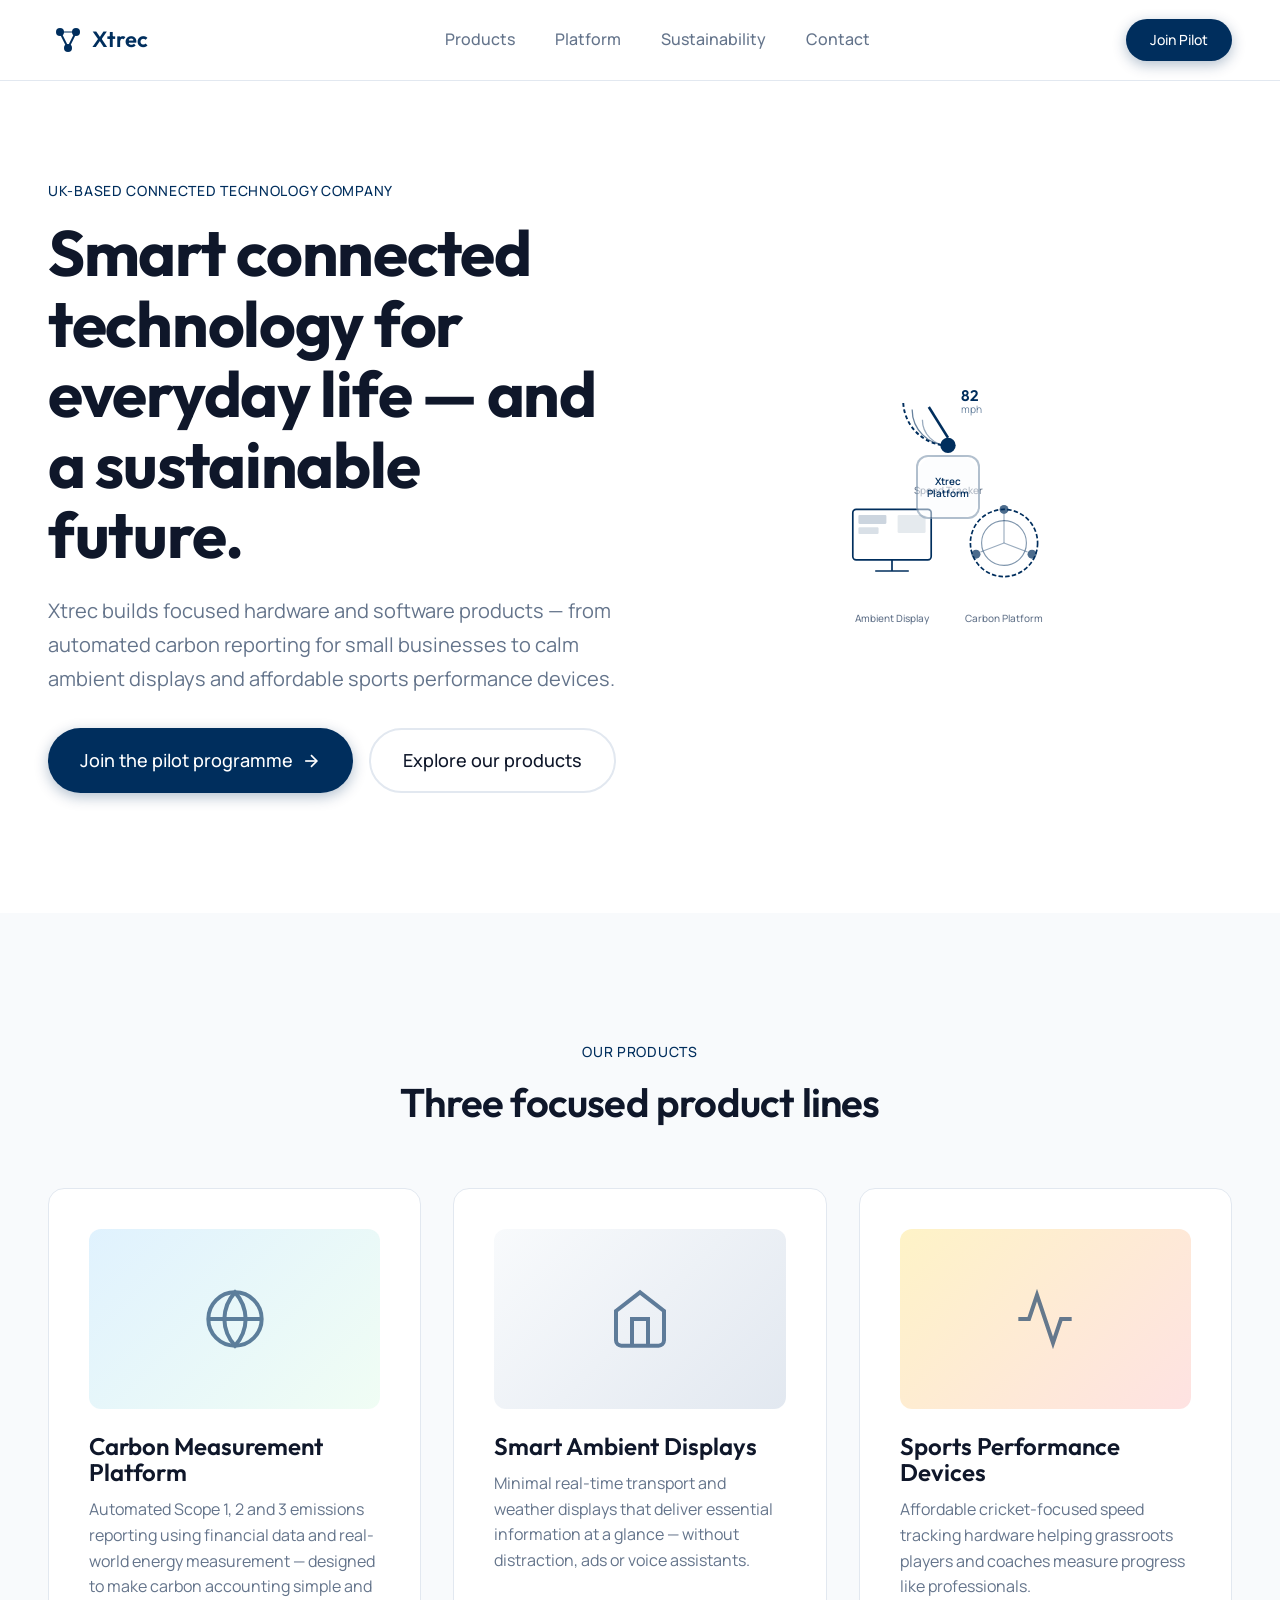
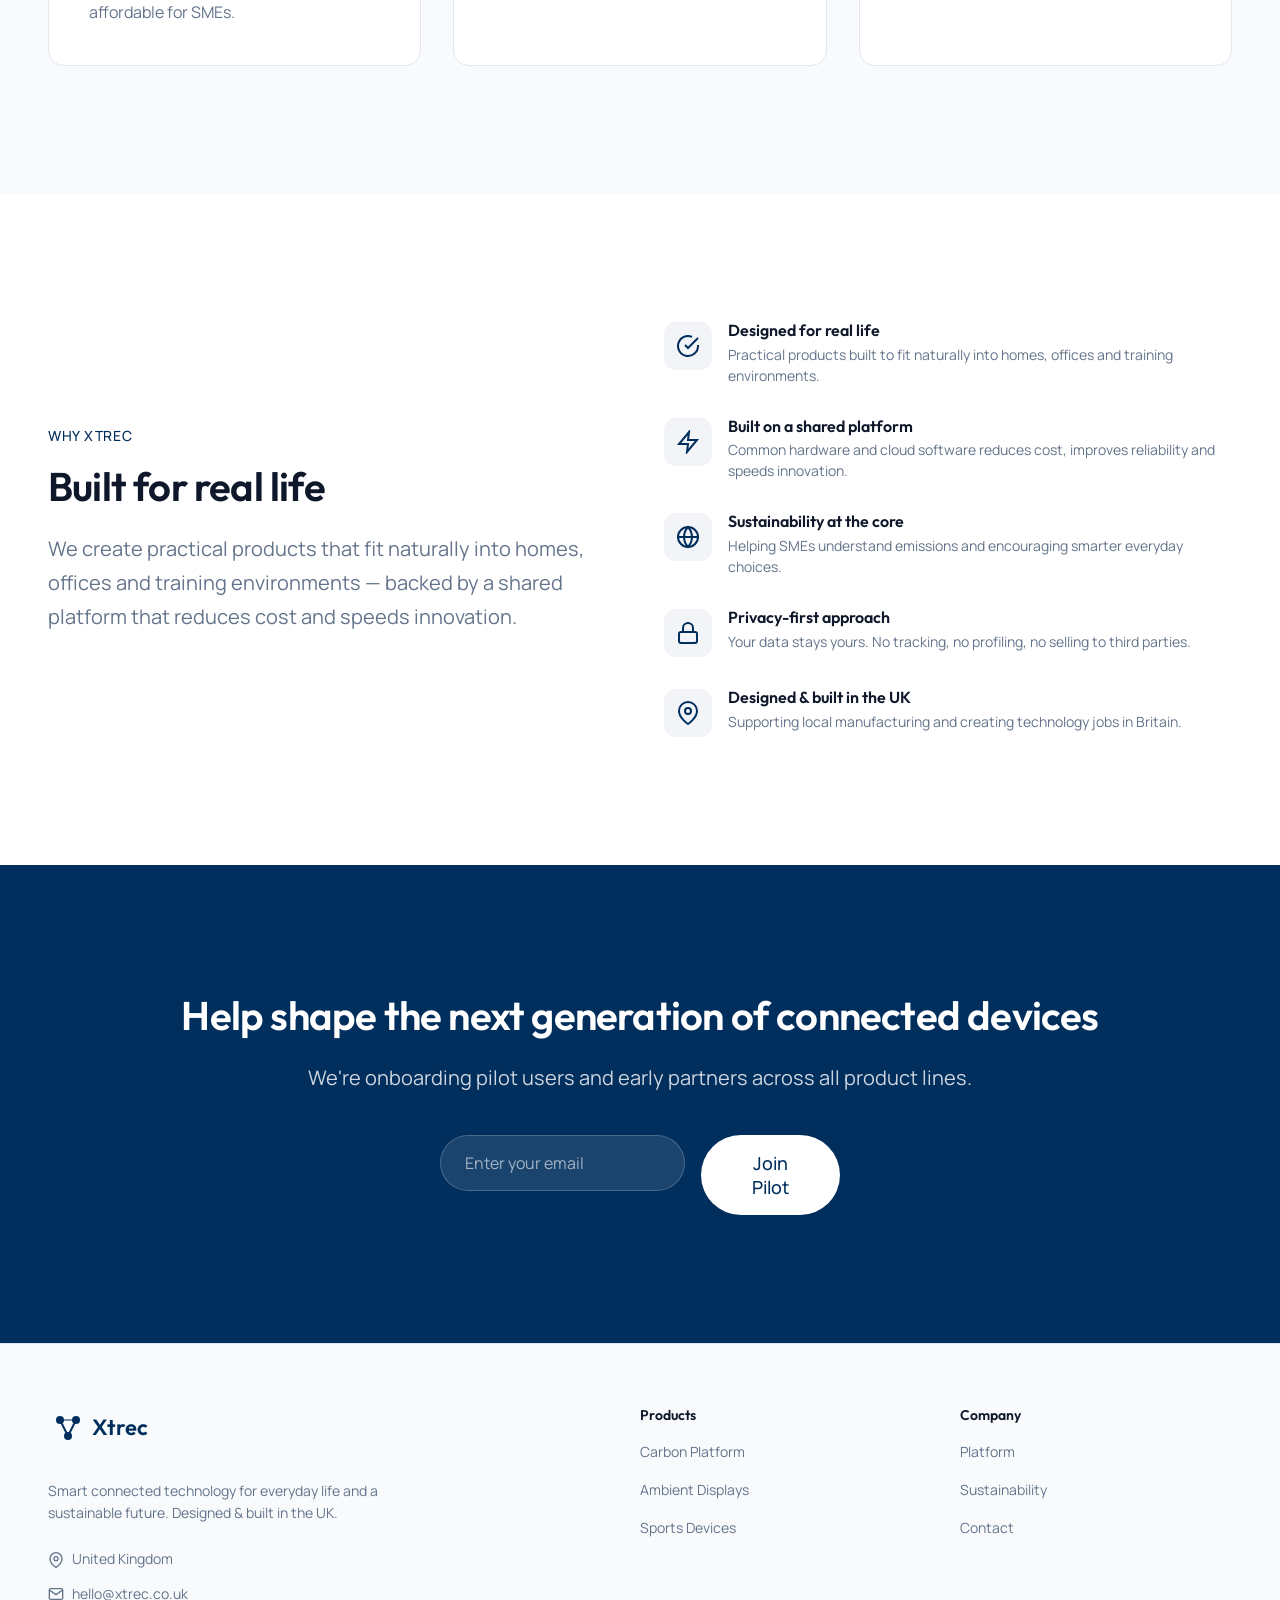
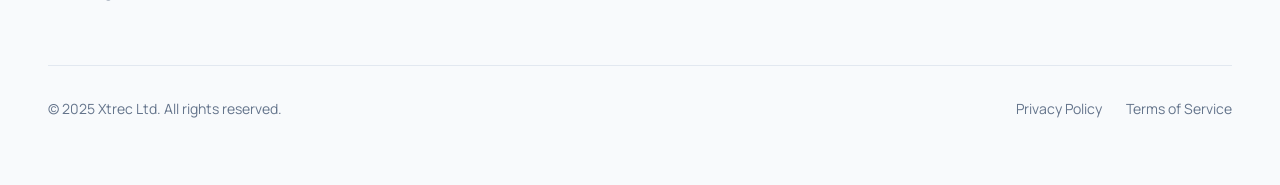
<file: xtrec-site/index.html>
<!DOCTYPE html>
<html lang="en">
<head>
    <meta charset="UTF-8">
    <meta name="viewport" content="width=device-width, initial-scale=1.0">
    <title>Xtrec - Smart Connected Technology</title>
    <meta name="description" content="Xtrec builds smart connected hardware and software products for everyday productivity, sports performance, and sustainability. UK-based technology company.">
    <link rel="stylesheet" href="style.css">
    <link rel="icon" type="image/svg+xml" href="data:image/svg+xml,%3Csvg viewBox='0 0 40 40' xmlns='http://www.w3.org/2000/svg'%3E%3Ccircle cx='12' cy='12' r='4' fill='%23002E5D'/%3E%3Ccircle cx='28' cy='12' r='4' fill='%23002E5D'/%3E%3Ccircle cx='20' cy='28' r='4' fill='%23002E5D'/%3E%3Cline x1='12' y1='12' x2='20' y2='28' stroke='%23002E5D' stroke-width='2'/%3E%3Cline x1='28' y1='12' x2='20' y2='28' stroke='%23002E5D' stroke-width='2'/%3E%3C/svg%3E">
</head>
<body>
    <!-- Navigation -->
    <nav class="navbar">
        <div class="container">
            <a href="index.html" class="logo">
                <svg viewBox="0 0 140 40" width="140" height="40">
                    <circle cx="12" cy="12" r="4" fill="#002E5D"/>
                    <circle cx="28" cy="12" r="4" fill="#002E5D"/>
                    <circle cx="20" cy="28" r="4" fill="#002E5D"/>
                    <line x1="12" y1="12" x2="20" y2="28" stroke="#002E5D" stroke-width="2"/>
                    <line x1="28" y1="12" x2="20" y2="28" stroke="#002E5D" stroke-width="2"/>
                    <line x1="12" y1="12" x2="28" y2="12" stroke="#002E5D" stroke-width="2" opacity="0.5"/>
                    <text x="44" y="27" font-family="Outfit, sans-serif" font-size="22" font-weight="600" fill="#002E5D">Xtrec</text>
                </svg>
            </a>
            <ul class="nav-links">
                <li><a href="products.html">Products</a></li>
                <li><a href="platform.html">Platform</a></li>
                <li><a href="sustainability.html">Sustainability</a></li>
                <li><a href="contact.html">Contact</a></li>
            </ul>
            <a href="contact.html" class="btn btn-primary btn-sm nav-cta">Join Pilot</a>
            <button class="mobile-menu-btn" onclick="toggleMobileMenu()">
                <svg width="24" height="24" viewBox="0 0 24 24" fill="none" stroke="currentColor" stroke-width="2">
                    <line x1="3" y1="6" x2="21" y2="6"></line>
                    <line x1="3" y1="12" x2="21" y2="12"></line>
                    <line x1="3" y1="18" x2="21" y2="18"></line>
                </svg>
            </button>
        </div>
    </nav>

    <!-- Mobile Menu -->
    <div class="mobile-menu" id="mobileMenu">
        <a href="products.html">Products</a>
        <a href="platform.html">Platform</a>
        <a href="sustainability.html">Sustainability</a>
        <a href="contact.html">Contact</a>
        <a href="contact.html" class="btn btn-primary" style="margin-top: 16px; width: 100%;">Join Pilot Programme</a>
    </div>

    <!-- Hero Section -->
    <section class="hero">
        <div class="container">
            <div class="grid grid-2 items-center gap-12">
                <div class="hero-content">
                    <p class="label">UK-based Connected Technology Company</p>
                    <h1 class="heading-xl">Smart connected technology for everyday life — and a sustainable future.</h1>
                    <p class="text-lg mb-8">Xtrec builds focused hardware and software products — from automated carbon reporting for small businesses to calm ambient displays and affordable sports performance devices.</p>
                    <div style="display: flex; flex-wrap: wrap; gap: 16px;">
                        <a href="contact.html" class="btn btn-primary">
                            Join the pilot programme
                            <svg width="20" height="20" viewBox="0 0 24 24" fill="none" stroke="currentColor" stroke-width="2"><line x1="5" y1="12" x2="19" y2="12"></line><polyline points="12 5 19 12 12 19"></polyline></svg>
                        </a>
                        <a href="products.html" class="btn btn-outline">Explore our products</a>
                    </div>
                </div>
                
                <!-- Product Silhouettes -->
                <div class="hero-graphic">
                    <!-- Carbon Platform -->
                    <div class="product-silhouette" style="top: 32px; left: 32px; width: 112px; height: 112px;">
                        <svg viewBox="0 0 100 100">
                            <circle cx="50" cy="50" r="30" fill="none" stroke="#002E5D" stroke-width="1.5" stroke-dasharray="4 2"/>
                            <circle cx="50" cy="50" r="20" fill="none" stroke="#002E5D" stroke-width="1" opacity="0.5"/>
                            <circle cx="50" cy="20" r="4" fill="#002E5D" opacity="0.7"/>
                            <circle cx="75" cy="60" r="4" fill="#002E5D" opacity="0.7"/>
                            <circle cx="25" cy="60" r="4" fill="#002E5D" opacity="0.7"/>
                            <line x1="50" y1="24" x2="50" y2="50" stroke="#002E5D" stroke-width="1" opacity="0.4"/>
                            <line x1="71" y1="58" x2="50" y2="50" stroke="#002E5D" stroke-width="1" opacity="0.4"/>
                            <line x1="29" y1="58" x2="50" y2="50" stroke="#002E5D" stroke-width="1" opacity="0.4"/>
                        </svg>
                        <p class="product-silhouette-label">Carbon Platform</p>
                    </div>
                    
                    <!-- Ambient Display -->
                    <div class="product-silhouette" style="top: 32px; right: 32px; width: 112px; height: 112px;">
                        <svg viewBox="0 0 100 100">
                            <rect x="15" y="20" width="70" height="45" rx="3" fill="none" stroke="#002E5D" stroke-width="1.5"/>
                            <rect x="20" y="25" width="25" height="8" rx="1" fill="#002E5D" opacity="0.2"/>
                            <rect x="20" y="36" width="18" height="6" rx="1" fill="#002E5D" opacity="0.15"/>
                            <rect x="55" y="25" width="25" height="16" rx="1" fill="#002E5D" opacity="0.1"/>
                            <line x1="50" y1="65" x2="50" y2="75" stroke="#002E5D" stroke-width="1.5"/>
                            <line x1="35" y1="75" x2="65" y2="75" stroke="#002E5D" stroke-width="1.5"/>
                        </svg>
                        <p class="product-silhouette-label">Ambient Display</p>
                    </div>
                    
                    <!-- Speed Tracker -->
                    <div class="product-silhouette" style="bottom: 48px; left: 50%; transform: translateX(-50%); width: 128px; height: 128px;">
                        <svg viewBox="0 0 100 100">
                            <path d="M 50 80 A 35 35 0 0 1 15 45" fill="none" stroke="#002E5D" stroke-width="1.5" stroke-dasharray="3 2"/>
                            <path d="M 50 80 A 28 28 0 0 1 22 52" fill="none" stroke="#002E5D" stroke-width="1" opacity="0.6"/>
                            <path d="M 50 80 A 20 20 0 0 1 30 60" fill="none" stroke="#002E5D" stroke-width="1" opacity="0.4"/>
                            <circle cx="50" cy="80" r="6" fill="#002E5D"/>
                            <line x1="50" y1="74" x2="35" y2="50" stroke="#002E5D" stroke-width="2"/>
                            <text x="60" y="45" font-size="12" fill="#002E5D" font-family="Outfit" font-weight="600">82</text>
                            <text x="60" y="55" font-size="8" fill="#002E5D" opacity="0.6">mph</text>
                        </svg>
                        <p class="product-silhouette-label">Speed Tracker</p>
                    </div>
                    
                    <!-- Central Platform Hub -->
                    <div class="platform-hub">
                        <span>Xtrec<br>Platform</span>
                    </div>
                </div>
            </div>
        </div>
    </section>

    <!-- Products Section -->
    <section class="section section-alt">
        <div class="container">
            <div class="text-center mb-16">
                <p class="label">Our Products</p>
                <h2 class="heading-lg">Three focused product lines</h2>
            </div>
            
            <div class="grid grid-3">
                <!-- Carbon Platform Card -->
                <div class="card">
                    <div class="card-graphic carbon">
                        <svg viewBox="0 0 24 24" fill="none" stroke="currentColor" stroke-width="1.5">
                            <circle cx="12" cy="12" r="10"></circle>
                            <line x1="2" y1="12" x2="22" y2="12"></line>
                            <path d="M12 2a15.3 15.3 0 0 1 4 10 15.3 15.3 0 0 1-4 10 15.3 15.3 0 0 1-4-10 15.3 15.3 0 0 1 4-10z"></path>
                        </svg>
                    </div>
                    <h3 class="card-title">Carbon Measurement Platform</h3>
                    <p class="card-text">Automated Scope 1, 2 and 3 emissions reporting using financial data and real-world energy measurement — designed to make carbon accounting simple and affordable for SMEs.</p>
                </div>
                
                <!-- Ambient Display Card -->
                <div class="card">
                    <div class="card-graphic display">
                        <svg viewBox="0 0 24 24" fill="none" stroke="currentColor" stroke-width="1.5">
                            <path d="M3 9l9-7 9 7v11a2 2 0 0 1-2 2H5a2 2 0 0 1-2-2z"></path>
                            <polyline points="9 22 9 12 15 12 15 22"></polyline>
                        </svg>
                    </div>
                    <h3 class="card-title">Smart Ambient Displays</h3>
                    <p class="card-text">Minimal real-time transport and weather displays that deliver essential information at a glance — without distraction, ads or voice assistants.</p>
                </div>
                
                <!-- Sports Devices Card -->
                <div class="card">
                    <div class="card-graphic sports">
                        <svg viewBox="0 0 24 24" fill="none" stroke="currentColor" stroke-width="1.5">
                            <polyline points="22 12 18 12 15 21 9 3 6 12 2 12"></polyline>
                        </svg>
                    </div>
                    <h3 class="card-title">Sports Performance Devices</h3>
                    <p class="card-text">Affordable cricket-focused speed tracking hardware helping grassroots players and coaches measure progress like professionals.</p>
                </div>
            </div>
        </div>
    </section>

    <!-- Why Xtrec Section -->
    <section class="section">
        <div class="container">
            <div class="grid grid-2 items-center gap-12">
                <div>
                    <p class="label">Why Xtrec</p>
                    <h2 class="heading-lg">Built for real life</h2>
                    <p class="text-lg">We create practical products that fit naturally into homes, offices and training environments — backed by a shared platform that reduces cost and speeds innovation.</p>
                </div>
                
                <div class="space-y-8">
                    <div class="highlight-item">
                        <div class="highlight-icon">
                            <svg viewBox="0 0 24 24" fill="none" stroke="currentColor" stroke-width="2"><path d="M22 11.08V12a10 10 0 1 1-5.93-9.14"></path><polyline points="22 4 12 14.01 9 11.01"></polyline></svg>
                        </div>
                        <div>
                            <h4 class="highlight-title">Designed for real life</h4>
                            <p class="highlight-text">Practical products built to fit naturally into homes, offices and training environments.</p>
                        </div>
                    </div>
                    
                    <div class="highlight-item">
                        <div class="highlight-icon">
                            <svg viewBox="0 0 24 24" fill="none" stroke="currentColor" stroke-width="2"><polygon points="13 2 3 14 12 14 11 22 21 10 12 10 13 2"></polygon></svg>
                        </div>
                        <div>
                            <h4 class="highlight-title">Built on a shared platform</h4>
                            <p class="highlight-text">Common hardware and cloud software reduces cost, improves reliability and speeds innovation.</p>
                        </div>
                    </div>
                    
                    <div class="highlight-item">
                        <div class="highlight-icon">
                            <svg viewBox="0 0 24 24" fill="none" stroke="currentColor" stroke-width="2"><circle cx="12" cy="12" r="10"></circle><line x1="2" y1="12" x2="22" y2="12"></line><path d="M12 2a15.3 15.3 0 0 1 4 10 15.3 15.3 0 0 1-4 10 15.3 15.3 0 0 1-4-10 15.3 15.3 0 0 1 4-10z"></path></svg>
                        </div>
                        <div>
                            <h4 class="highlight-title">Sustainability at the core</h4>
                            <p class="highlight-text">Helping SMEs understand emissions and encouraging smarter everyday choices.</p>
                        </div>
                    </div>
                    
                    <div class="highlight-item">
                        <div class="highlight-icon">
                            <svg viewBox="0 0 24 24" fill="none" stroke="currentColor" stroke-width="2"><rect x="3" y="11" width="18" height="11" rx="2" ry="2"></rect><path d="M7 11V7a5 5 0 0 1 10 0v4"></path></svg>
                        </div>
                        <div>
                            <h4 class="highlight-title">Privacy-first approach</h4>
                            <p class="highlight-text">Your data stays yours. No tracking, no profiling, no selling to third parties.</p>
                        </div>
                    </div>
                    
                    <div class="highlight-item">
                        <div class="highlight-icon">
                            <svg viewBox="0 0 24 24" fill="none" stroke="currentColor" stroke-width="2"><path d="M21 10c0 7-9 13-9 13s-9-6-9-13a9 9 0 0 1 18 0z"></path><circle cx="12" cy="10" r="3"></circle></svg>
                        </div>
                        <div>
                            <h4 class="highlight-title">Designed & built in the UK</h4>
                            <p class="highlight-text">Supporting local manufacturing and creating technology jobs in Britain.</p>
                        </div>
                    </div>
                </div>
            </div>
        </div>
    </section>

    <!-- CTA Section -->
    <section class="section section-dark">
        <div class="container text-center">
            <h2 class="heading-lg" style="color: white;">Help shape the next generation of connected devices</h2>
            <p class="text-lg mb-10 max-w-2xl mx-auto">We're onboarding pilot users and early partners across all product lines.</p>
            
            <form class="cta-form" action="contact.html" method="get">
                <input type="email" name="email" placeholder="Enter your email" class="cta-input" required>
                <button type="submit" class="btn btn-white">Join Pilot</button>
            </form>
        </div>
    </section>

    <!-- Footer -->
    <footer class="footer">
        <div class="container">
            <div class="footer-grid">
                <div class="footer-brand">
                    <a href="index.html" class="logo mb-6" style="display: inline-block;">
                        <svg viewBox="0 0 140 40" width="140" height="40">
                            <circle cx="12" cy="12" r="4" fill="#002E5D"/>
                            <circle cx="28" cy="12" r="4" fill="#002E5D"/>
                            <circle cx="20" cy="28" r="4" fill="#002E5D"/>
                            <line x1="12" y1="12" x2="20" y2="28" stroke="#002E5D" stroke-width="2"/>
                            <line x1="28" y1="12" x2="20" y2="28" stroke="#002E5D" stroke-width="2"/>
                            <line x1="12" y1="12" x2="28" y2="12" stroke="#002E5D" stroke-width="2" opacity="0.5"/>
                            <text x="44" y="27" font-family="Outfit, sans-serif" font-size="22" font-weight="600" fill="#002E5D">Xtrec</text>
                        </svg>
                    </a>
                    <p>Smart connected technology for everyday life and a sustainable future. Designed & built in the UK.</p>
                    <div class="footer-contact-item">
                        <svg viewBox="0 0 24 24" fill="none" stroke="currentColor" stroke-width="2"><path d="M21 10c0 7-9 13-9 13s-9-6-9-13a9 9 0 0 1 18 0z"></path><circle cx="12" cy="10" r="3"></circle></svg>
                        <span>United Kingdom</span>
                    </div>
                    <div class="footer-contact-item">
                        <svg viewBox="0 0 24 24" fill="none" stroke="currentColor" stroke-width="2"><path d="M4 4h16c1.1 0 2 .9 2 2v12c0 1.1-.9 2-2 2H4c-1.1 0-2-.9-2-2V6c0-1.1.9-2 2-2z"></path><polyline points="22,6 12,13 2,6"></polyline></svg>
                        <a href="mailto:hello@xtrec.co.uk">hello@xtrec.co.uk</a>
                    </div>
                </div>
                
                <div>
                    <h4 class="footer-title">Products</h4>
                    <ul class="footer-links">
                        <li><a href="products.html#carbon">Carbon Platform</a></li>
                        <li><a href="products.html#displays">Ambient Displays</a></li>
                        <li><a href="products.html#sports">Sports Devices</a></li>
                    </ul>
                </div>
                
                <div>
                    <h4 class="footer-title">Company</h4>
                    <ul class="footer-links">
                        <li><a href="platform.html">Platform</a></li>
                        <li><a href="sustainability.html">Sustainability</a></li>
                        <li><a href="contact.html">Contact</a></li>
                    </ul>
                </div>
            </div>
            
            <div class="footer-bottom">
                <p>&copy; 2025 Xtrec Ltd. All rights reserved.</p>
                <div class="footer-legal">
                    <a href="#">Privacy Policy</a>
                    <a href="#">Terms of Service</a>
                </div>
            </div>
        </div>
    </footer>

    <script>
        function toggleMobileMenu() {
            const menu = document.getElementById('mobileMenu');
            menu.classList.toggle('active');
        }
    </script>
</body>
</html>
</file>
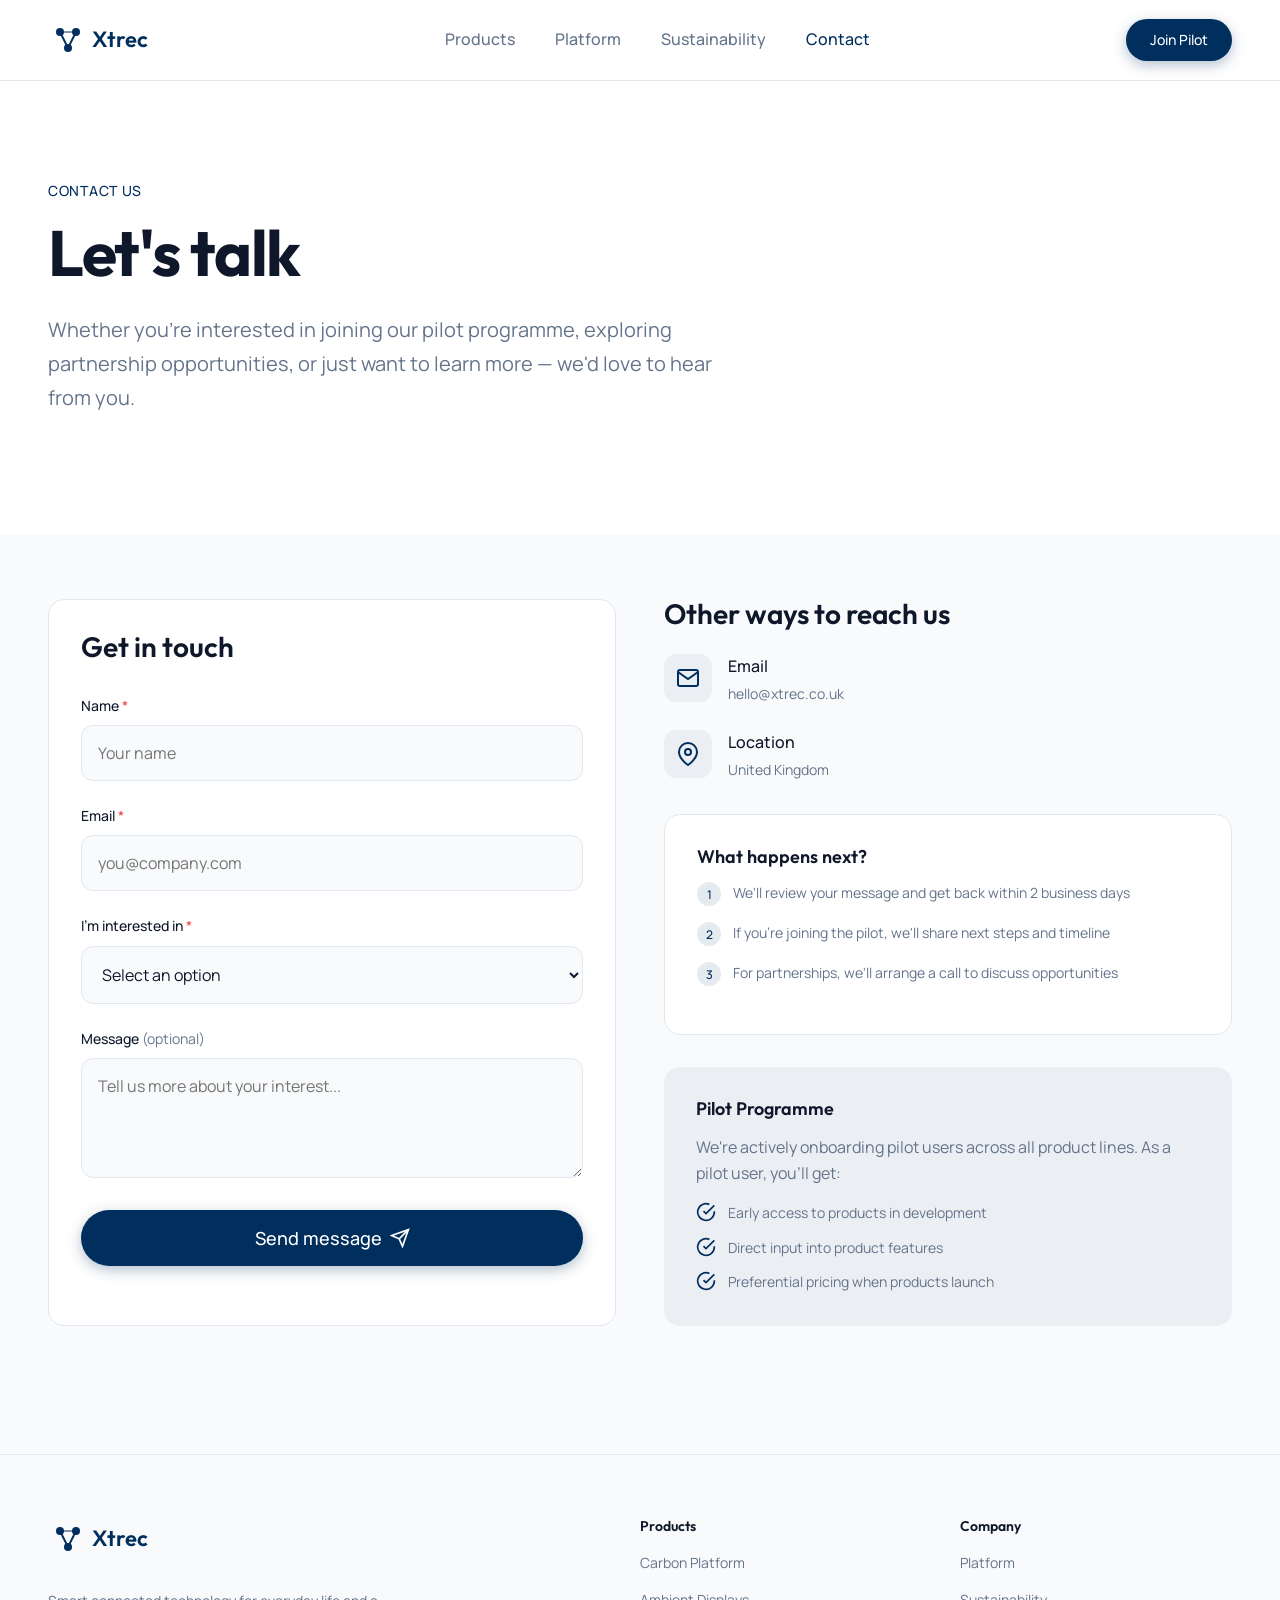
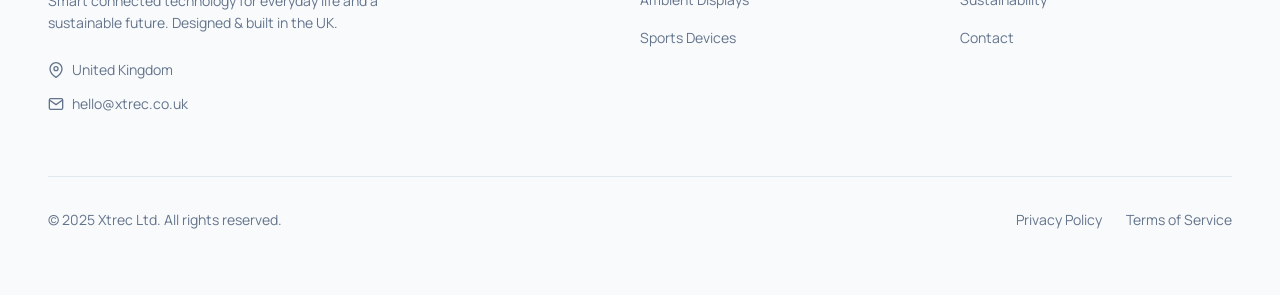
<file: xtrec-site/contact.html>
<!DOCTYPE html>
<html lang="en">
<head>
    <meta charset="UTF-8">
    <meta name="viewport" content="width=device-width, initial-scale=1.0">
    <title>Contact - Xtrec</title>
    <meta name="description" content="Get in touch with Xtrec. Join our pilot programme or explore partnership opportunities.">
    <link rel="stylesheet" href="style.css">
    <link rel="icon" type="image/svg+xml" href="data:image/svg+xml,%3Csvg viewBox='0 0 40 40' xmlns='http://www.w3.org/2000/svg'%3E%3Ccircle cx='12' cy='12' r='4' fill='%23002E5D'/%3E%3Ccircle cx='28' cy='12' r='4' fill='%23002E5D'/%3E%3Ccircle cx='20' cy='28' r='4' fill='%23002E5D'/%3E%3Cline x1='12' y1='12' x2='20' y2='28' stroke='%23002E5D' stroke-width='2'/%3E%3Cline x1='28' y1='12' x2='20' y2='28' stroke='%23002E5D' stroke-width='2'/%3E%3C/svg%3E">
</head>
<body>
    <!-- Navigation -->
    <nav class="navbar">
        <div class="container">
            <a href="index.html" class="logo">
                <svg viewBox="0 0 140 40" width="140" height="40">
                    <circle cx="12" cy="12" r="4" fill="#002E5D"/>
                    <circle cx="28" cy="12" r="4" fill="#002E5D"/>
                    <circle cx="20" cy="28" r="4" fill="#002E5D"/>
                    <line x1="12" y1="12" x2="20" y2="28" stroke="#002E5D" stroke-width="2"/>
                    <line x1="28" y1="12" x2="20" y2="28" stroke="#002E5D" stroke-width="2"/>
                    <line x1="12" y1="12" x2="28" y2="12" stroke="#002E5D" stroke-width="2" opacity="0.5"/>
                    <text x="44" y="27" font-family="Outfit, sans-serif" font-size="22" font-weight="600" fill="#002E5D">Xtrec</text>
                </svg>
            </a>
            <ul class="nav-links">
                <li><a href="products.html">Products</a></li>
                <li><a href="platform.html">Platform</a></li>
                <li><a href="sustainability.html">Sustainability</a></li>
                <li><a href="contact.html" class="active">Contact</a></li>
            </ul>
            <a href="contact.html" class="btn btn-primary btn-sm nav-cta">Join Pilot</a>
            <button class="mobile-menu-btn" onclick="toggleMobileMenu()">
                <svg width="24" height="24" viewBox="0 0 24 24" fill="none" stroke="currentColor" stroke-width="2">
                    <line x1="3" y1="6" x2="21" y2="6"></line>
                    <line x1="3" y1="12" x2="21" y2="12"></line>
                    <line x1="3" y1="18" x2="21" y2="18"></line>
                </svg>
            </button>
        </div>
    </nav>

    <!-- Mobile Menu -->
    <div class="mobile-menu" id="mobileMenu">
        <a href="products.html">Products</a>
        <a href="platform.html">Platform</a>
        <a href="sustainability.html">Sustainability</a>
        <a href="contact.html">Contact</a>
        <a href="contact.html" class="btn btn-primary" style="margin-top: 16px; width: 100%;">Join Pilot Programme</a>
    </div>

    <!-- Hero Section -->
    <section class="hero">
        <div class="container">
            <div style="max-width: 672px;">
                <p class="label">Contact Us</p>
                <h1 class="heading-xl">Let's talk</h1>
                <p class="text-lg">Whether you're interested in joining our pilot programme, exploring partnership opportunities, or just want to learn more — we'd love to hear from you.</p>
            </div>
        </div>
    </section>

    <!-- Form Section -->
    <section class="section section-alt" style="padding-top: 64px;">
        <div class="container">
            <div class="grid grid-2 gap-12">
                <!-- Form -->
                <div class="card" style="padding: 32px;">
                    <h2 class="heading-md mb-8">Get in touch</h2>
                    
                    <form id="contactForm" action="#" method="POST">
                        <div class="form-group">
                            <label class="form-label" for="name">Name <span class="required">*</span></label>
                            <input type="text" id="name" name="name" class="form-input" placeholder="Your name" required>
                        </div>
                        
                        <div class="form-group">
                            <label class="form-label" for="email">Email <span class="required">*</span></label>
                            <input type="email" id="email" name="email" class="form-input" placeholder="you@company.com" required>
                        </div>
                        
                        <div class="form-group">
                            <label class="form-label" for="interest">I'm interested in <span class="required">*</span></label>
                            <select id="interest" name="interest" class="form-select" required>
                                <option value="" disabled selected>Select an option</option>
                                <option value="carbon-platform">Carbon Measurement Platform</option>
                                <option value="ambient-displays">Smart Ambient Displays</option>
                                <option value="sports-devices">Sports Performance Devices</option>
                                <option value="partnership">Partnership Opportunities</option>
                                <option value="general">General Enquiry</option>
                            </select>
                        </div>
                        
                        <div class="form-group">
                            <label class="form-label" for="message">Message <span style="font-weight: 400; color: var(--text-muted);">(optional)</span></label>
                            <textarea id="message" name="message" class="form-textarea" placeholder="Tell us more about your interest..."></textarea>
                        </div>
                        
                        <button type="submit" class="btn btn-primary" style="width: 100%;">
                            Send message
                            <svg width="20" height="20" viewBox="0 0 24 24" fill="none" stroke="currentColor" stroke-width="2"><line x1="22" y1="2" x2="11" y2="13"></line><polygon points="22 2 15 22 11 13 2 9 22 2"></polygon></svg>
                        </button>
                    </form>
                    
                    <!-- Success Message (hidden by default) -->
                    <div id="successMessage" style="display: none; text-align: center; padding: 48px 24px;">
                        <div style="width: 64px; height: 64px; background: #ecfdf5; border-radius: 50%; display: flex; align-items: center; justify-content: center; margin: 0 auto 24px;">
                            <svg width="32" height="32" viewBox="0 0 24 24" fill="none" stroke="#10b981" stroke-width="2"><path d="M22 11.08V12a10 10 0 1 1-5.93-9.14"></path><polyline points="22 4 12 14.01 9 11.01"></polyline></svg>
                        </div>
                        <h3 class="heading-md">Thank you for reaching out</h3>
                        <p class="card-text mb-6">We've received your message and will get back to you shortly.</p>
                        <button onclick="resetForm()" class="btn btn-outline">Send another message</button>
                    </div>
                </div>
                
                <!-- Contact Info -->
                <div class="space-y-8">
                    <div>
                        <h3 class="heading-md mb-6">Other ways to reach us</h3>
                        <div class="space-y-6">
                            <div class="contact-info-item">
                                <div class="contact-info-icon">
                                    <svg viewBox="0 0 24 24" fill="none" stroke="currentColor" stroke-width="2"><path d="M4 4h16c1.1 0 2 .9 2 2v12c0 1.1-.9 2-2 2H4c-1.1 0-2-.9-2-2V6c0-1.1.9-2 2-2z"></path><polyline points="22,6 12,13 2,6"></polyline></svg>
                                </div>
                                <div>
                                    <p class="contact-info-label">Email</p>
                                    <p class="contact-info-value"><a href="mailto:hello@xtrec.co.uk">hello@xtrec.co.uk</a></p>
                                </div>
                            </div>
                            
                            <div class="contact-info-item">
                                <div class="contact-info-icon">
                                    <svg viewBox="0 0 24 24" fill="none" stroke="currentColor" stroke-width="2"><path d="M21 10c0 7-9 13-9 13s-9-6-9-13a9 9 0 0 1 18 0z"></path><circle cx="12" cy="10" r="3"></circle></svg>
                                </div>
                                <div>
                                    <p class="contact-info-label">Location</p>
                                    <p class="contact-info-value">United Kingdom</p>
                                </div>
                            </div>
                        </div>
                    </div>
                    
                    <!-- What happens next -->
                    <div class="info-box">
                        <h4 class="info-box-title">What happens next?</h4>
                        <ol class="steps-list">
                            <li>
                                <span class="step-number">1</span>
                                <span>We'll review your message and get back within 2 business days</span>
                            </li>
                            <li>
                                <span class="step-number">2</span>
                                <span>If you're joining the pilot, we'll share next steps and timeline</span>
                            </li>
                            <li>
                                <span class="step-number">3</span>
                                <span>For partnerships, we'll arrange a call to discuss opportunities</span>
                            </li>
                        </ol>
                    </div>
                    
                    <!-- Pilot Programme -->
                    <div class="info-box info-box-alt">
                        <h4 class="info-box-title">Pilot Programme</h4>
                        <p class="card-text mb-4">We're actively onboarding pilot users across all product lines. As a pilot user, you'll get:</p>
                        <ul class="info-box-list">
                            <li>
                                <svg viewBox="0 0 24 24" fill="none" stroke="currentColor" stroke-width="2"><path d="M22 11.08V12a10 10 0 1 1-5.93-9.14"></path><polyline points="22 4 12 14.01 9 11.01"></polyline></svg>
                                Early access to products in development
                            </li>
                            <li>
                                <svg viewBox="0 0 24 24" fill="none" stroke="currentColor" stroke-width="2"><path d="M22 11.08V12a10 10 0 1 1-5.93-9.14"></path><polyline points="22 4 12 14.01 9 11.01"></polyline></svg>
                                Direct input into product features
                            </li>
                            <li>
                                <svg viewBox="0 0 24 24" fill="none" stroke="currentColor" stroke-width="2"><path d="M22 11.08V12a10 10 0 1 1-5.93-9.14"></path><polyline points="22 4 12 14.01 9 11.01"></polyline></svg>
                                Preferential pricing when products launch
                            </li>
                        </ul>
                    </div>
                </div>
            </div>
        </div>
    </section>

    <!-- Footer -->
    <footer class="footer">
        <div class="container">
            <div class="footer-grid">
                <div class="footer-brand">
                    <a href="index.html" class="logo mb-6" style="display: inline-block;">
                        <svg viewBox="0 0 140 40" width="140" height="40">
                            <circle cx="12" cy="12" r="4" fill="#002E5D"/>
                            <circle cx="28" cy="12" r="4" fill="#002E5D"/>
                            <circle cx="20" cy="28" r="4" fill="#002E5D"/>
                            <line x1="12" y1="12" x2="20" y2="28" stroke="#002E5D" stroke-width="2"/>
                            <line x1="28" y1="12" x2="20" y2="28" stroke="#002E5D" stroke-width="2"/>
                            <line x1="12" y1="12" x2="28" y2="12" stroke="#002E5D" stroke-width="2" opacity="0.5"/>
                            <text x="44" y="27" font-family="Outfit, sans-serif" font-size="22" font-weight="600" fill="#002E5D">Xtrec</text>
                        </svg>
                    </a>
                    <p>Smart connected technology for everyday life and a sustainable future. Designed & built in the UK.</p>
                    <div class="footer-contact-item">
                        <svg viewBox="0 0 24 24" fill="none" stroke="currentColor" stroke-width="2"><path d="M21 10c0 7-9 13-9 13s-9-6-9-13a9 9 0 0 1 18 0z"></path><circle cx="12" cy="10" r="3"></circle></svg>
                        <span>United Kingdom</span>
                    </div>
                    <div class="footer-contact-item">
                        <svg viewBox="0 0 24 24" fill="none" stroke="currentColor" stroke-width="2"><path d="M4 4h16c1.1 0 2 .9 2 2v12c0 1.1-.9 2-2 2H4c-1.1 0-2-.9-2-2V6c0-1.1.9-2 2-2z"></path><polyline points="22,6 12,13 2,6"></polyline></svg>
                        <a href="mailto:hello@xtrec.co.uk">hello@xtrec.co.uk</a>
                    </div>
                </div>
                
                <div>
                    <h4 class="footer-title">Products</h4>
                    <ul class="footer-links">
                        <li><a href="products.html#carbon">Carbon Platform</a></li>
                        <li><a href="products.html#displays">Ambient Displays</a></li>
                        <li><a href="products.html#sports">Sports Devices</a></li>
                    </ul>
                </div>
                
                <div>
                    <h4 class="footer-title">Company</h4>
                    <ul class="footer-links">
                        <li><a href="platform.html">Platform</a></li>
                        <li><a href="sustainability.html">Sustainability</a></li>
                        <li><a href="contact.html">Contact</a></li>
                    </ul>
                </div>
            </div>
            
            <div class="footer-bottom">
                <p>&copy; 2025 Xtrec Ltd. All rights reserved.</p>
                <div class="footer-legal">
                    <a href="#">Privacy Policy</a>
                    <a href="#">Terms of Service</a>
                </div>
            </div>
        </div>
    </footer>

    <script>
        function toggleMobileMenu() {
            const menu = document.getElementById('mobileMenu');
            menu.classList.toggle('active');
        }
        
        // Form submission handling
        document.getElementById('contactForm').addEventListener('submit', function(e) {
            e.preventDefault();
            
            // Show success message
            document.getElementById('contactForm').style.display = 'none';
            document.getElementById('successMessage').style.display = 'block';
        });
        
        function resetForm() {
            document.getElementById('contactForm').reset();
            document.getElementById('contactForm').style.display = 'block';
            document.getElementById('successMessage').style.display = 'none';
        }
    </script>
</body>
</html>
</file>
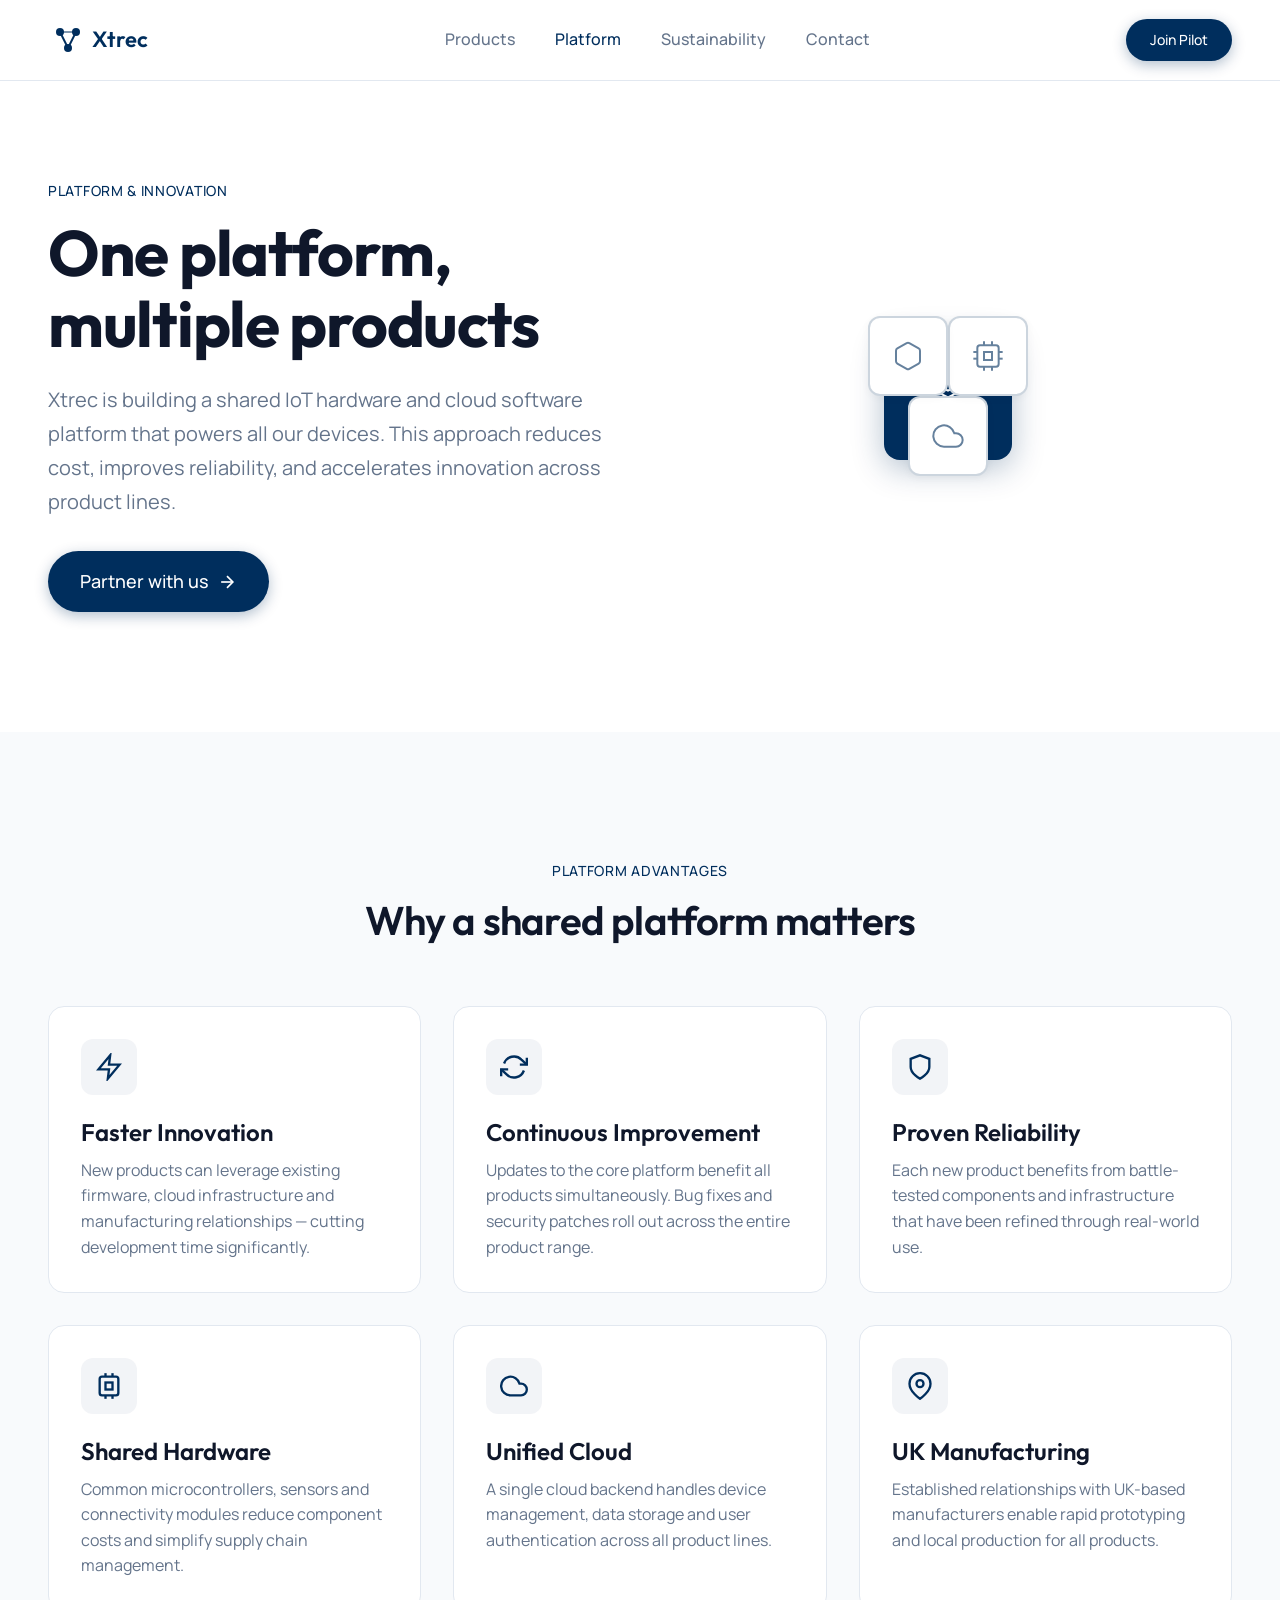
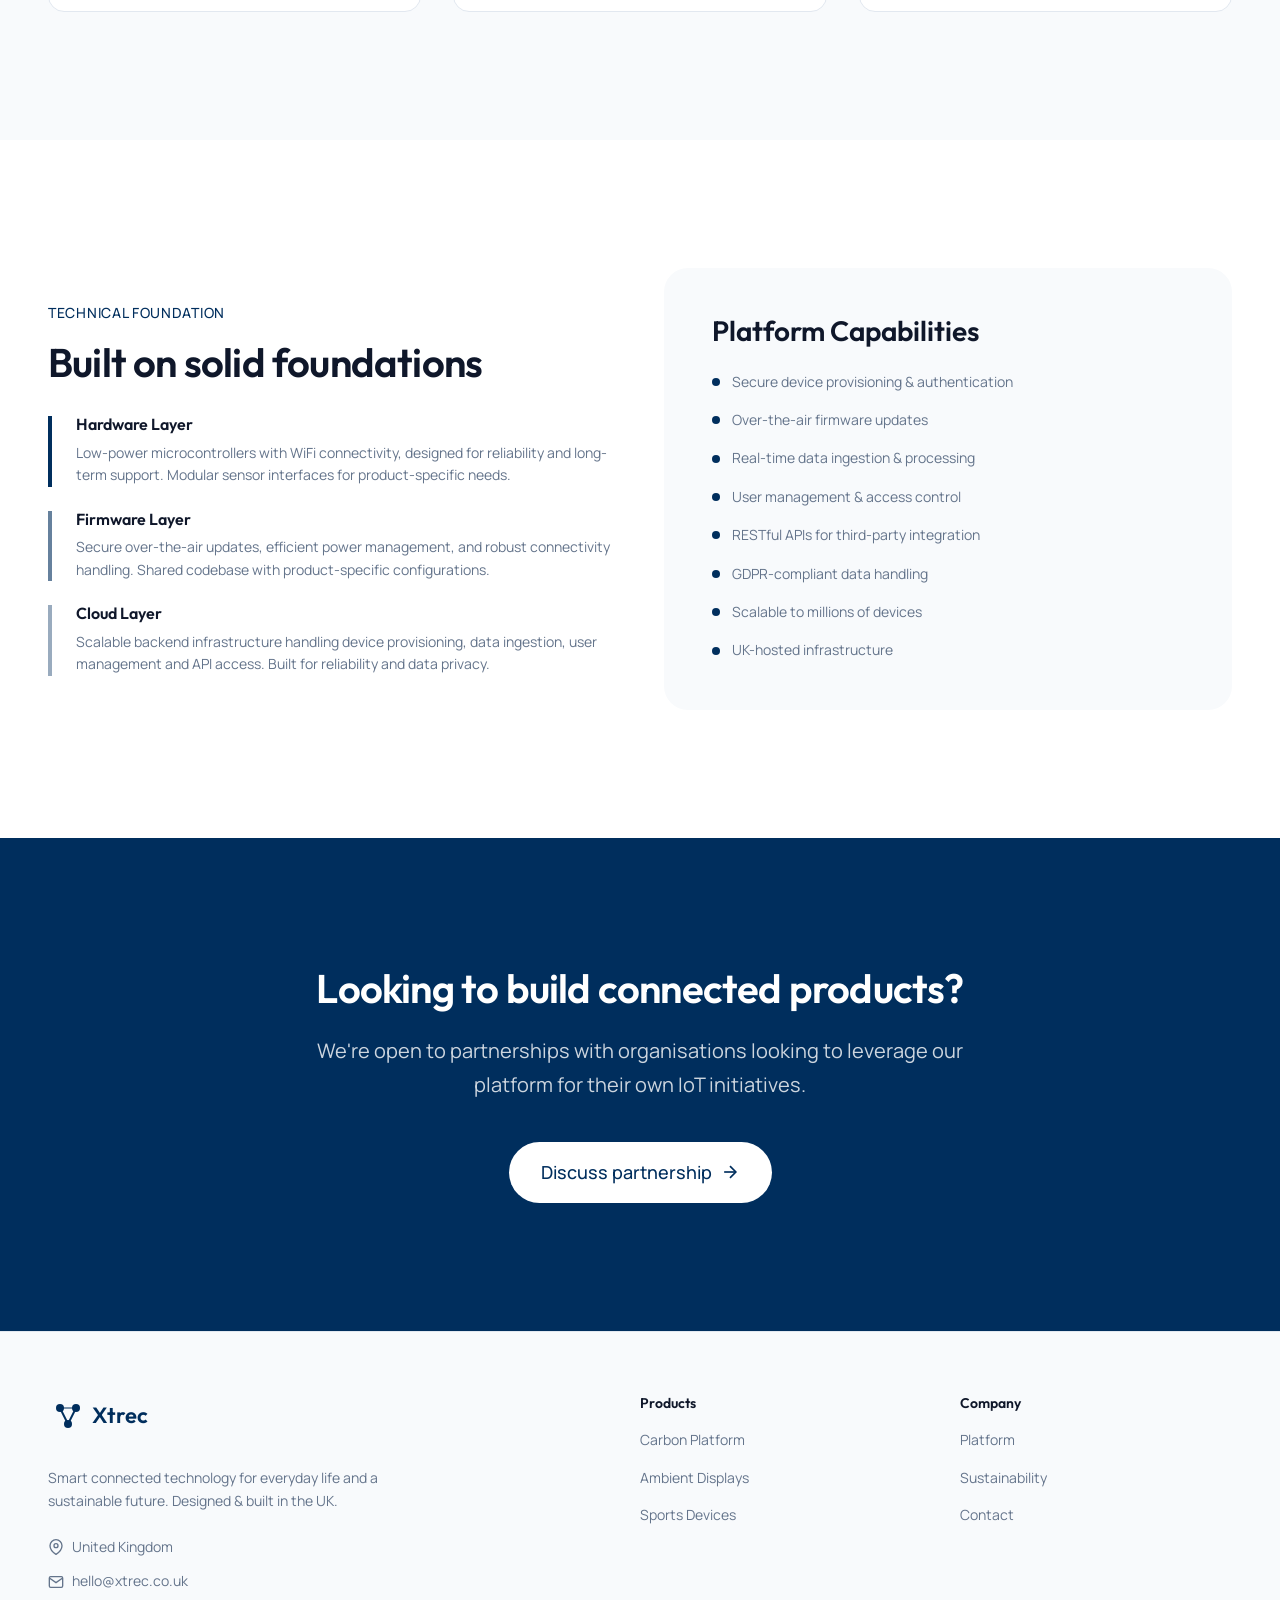
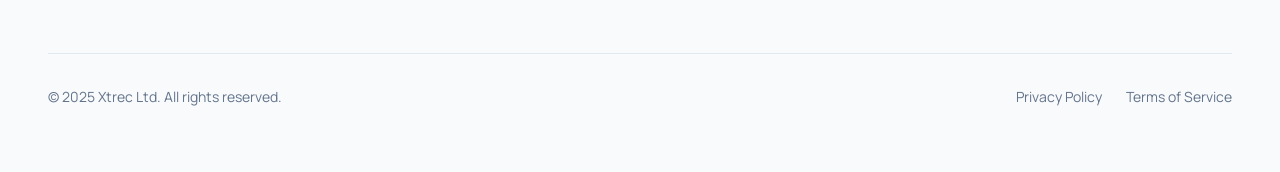
<file: xtrec-site/platform.html>
<!DOCTYPE html>
<html lang="en">
<head>
    <meta charset="UTF-8">
    <meta name="viewport" content="width=device-width, initial-scale=1.0">
    <title>Platform - Xtrec</title>
    <meta name="description" content="Xtrec's shared IoT platform powers all our connected devices with scalable cloud infrastructure and UK manufacturing capability.">
    <link rel="stylesheet" href="style.css">
    <link rel="icon" type="image/svg+xml" href="data:image/svg+xml,%3Csvg viewBox='0 0 40 40' xmlns='http://www.w3.org/2000/svg'%3E%3Ccircle cx='12' cy='12' r='4' fill='%23002E5D'/%3E%3Ccircle cx='28' cy='12' r='4' fill='%23002E5D'/%3E%3Ccircle cx='20' cy='28' r='4' fill='%23002E5D'/%3E%3Cline x1='12' y1='12' x2='20' y2='28' stroke='%23002E5D' stroke-width='2'/%3E%3Cline x1='28' y1='12' x2='20' y2='28' stroke='%23002E5D' stroke-width='2'/%3E%3C/svg%3E">
</head>
<body>
    <!-- Navigation -->
    <nav class="navbar">
        <div class="container">
            <a href="index.html" class="logo">
                <svg viewBox="0 0 140 40" width="140" height="40">
                    <circle cx="12" cy="12" r="4" fill="#002E5D"/>
                    <circle cx="28" cy="12" r="4" fill="#002E5D"/>
                    <circle cx="20" cy="28" r="4" fill="#002E5D"/>
                    <line x1="12" y1="12" x2="20" y2="28" stroke="#002E5D" stroke-width="2"/>
                    <line x1="28" y1="12" x2="20" y2="28" stroke="#002E5D" stroke-width="2"/>
                    <line x1="12" y1="12" x2="28" y2="12" stroke="#002E5D" stroke-width="2" opacity="0.5"/>
                    <text x="44" y="27" font-family="Outfit, sans-serif" font-size="22" font-weight="600" fill="#002E5D">Xtrec</text>
                </svg>
            </a>
            <ul class="nav-links">
                <li><a href="products.html">Products</a></li>
                <li><a href="platform.html" class="active">Platform</a></li>
                <li><a href="sustainability.html">Sustainability</a></li>
                <li><a href="contact.html">Contact</a></li>
            </ul>
            <a href="contact.html" class="btn btn-primary btn-sm nav-cta">Join Pilot</a>
            <button class="mobile-menu-btn" onclick="toggleMobileMenu()">
                <svg width="24" height="24" viewBox="0 0 24 24" fill="none" stroke="currentColor" stroke-width="2">
                    <line x1="3" y1="6" x2="21" y2="6"></line>
                    <line x1="3" y1="12" x2="21" y2="12"></line>
                    <line x1="3" y1="18" x2="21" y2="18"></line>
                </svg>
            </button>
        </div>
    </nav>

    <!-- Mobile Menu -->
    <div class="mobile-menu" id="mobileMenu">
        <a href="products.html">Products</a>
        <a href="platform.html">Platform</a>
        <a href="sustainability.html">Sustainability</a>
        <a href="contact.html">Contact</a>
        <a href="contact.html" class="btn btn-primary" style="margin-top: 16px; width: 100%;">Join Pilot Programme</a>
    </div>

    <!-- Hero Section -->
    <section class="hero">
        <div class="container">
            <div class="grid grid-2 items-center gap-12">
                <div>
                    <p class="label">Platform & Innovation</p>
                    <h1 class="heading-xl">One platform, multiple products</h1>
                    <p class="text-lg mb-8">Xtrec is building a shared IoT hardware and cloud software platform that powers all our devices. This approach reduces cost, improves reliability, and accelerates innovation across product lines.</p>
                    <a href="contact.html" class="btn btn-primary">
                        Partner with us
                        <svg width="20" height="20" viewBox="0 0 24 24" fill="none" stroke="currentColor" stroke-width="2"><line x1="5" y1="12" x2="19" y2="12"></line><polyline points="12 5 19 12 12 19"></polyline></svg>
                    </a>
                </div>
                
                <!-- Platform Diagram -->
                <div class="platform-diagram">
                    <!-- Central hub -->
                    <div class="platform-center">
                        <svg width="32" height="32" viewBox="0 0 24 24" fill="none" stroke="currentColor" stroke-width="1.5"><polygon points="12 2 2 7 12 12 22 7 12 2"></polygon><polyline points="2 17 12 22 22 17"></polyline><polyline points="2 12 12 17 22 12"></polyline></svg>
                        <span>PLATFORM</span>
                    </div>
                    
                    <!-- Connected nodes -->
                    <div class="platform-node platform-node-top">
                        <svg viewBox="0 0 24 24" fill="none" stroke="currentColor" stroke-width="1.5"><path d="M18 10h-1.26A8 8 0 1 0 9 20h9a5 5 0 0 0 0-10z"></path></svg>
                    </div>
                    <div class="platform-node platform-node-left">
                        <svg viewBox="0 0 24 24" fill="none" stroke="currentColor" stroke-width="1.5"><rect x="4" y="4" width="16" height="16" rx="2" ry="2"></rect><rect x="9" y="9" width="6" height="6"></rect><line x1="9" y1="1" x2="9" y2="4"></line><line x1="15" y1="1" x2="15" y2="4"></line><line x1="9" y1="20" x2="9" y2="23"></line><line x1="15" y1="20" x2="15" y2="23"></line><line x1="20" y1="9" x2="23" y2="9"></line><line x1="20" y1="14" x2="23" y2="14"></line><line x1="1" y1="9" x2="4" y2="9"></line><line x1="1" y1="14" x2="4" y2="14"></line></svg>
                    </div>
                    <div class="platform-node platform-node-right">
                        <svg viewBox="0 0 24 24" fill="none" stroke="currentColor" stroke-width="1.5"><path d="M21 16V8a2 2 0 0 0-1-1.73l-7-4a2 2 0 0 0-2 0l-7 4A2 2 0 0 0 3 8v8a2 2 0 0 0 1 1.73l7 4a2 2 0 0 0 2 0l7-4A2 2 0 0 0 21 16z"></path></svg>
                    </div>
                </div>
            </div>
        </div>
    </section>

    <!-- Platform Benefits -->
    <section class="section section-alt">
        <div class="container">
            <div class="text-center mb-16">
                <p class="label">Platform Advantages</p>
                <h2 class="heading-lg">Why a shared platform matters</h2>
            </div>
            
            <div class="grid grid-3">
                <div class="capability-card">
                    <div class="capability-icon">
                        <svg viewBox="0 0 24 24" fill="none" stroke="currentColor" stroke-width="2"><polygon points="13 2 3 14 12 14 11 22 21 10 12 10 13 2"></polygon></svg>
                    </div>
                    <h3 class="card-title">Faster Innovation</h3>
                    <p class="card-text">New products can leverage existing firmware, cloud infrastructure and manufacturing relationships — cutting development time significantly.</p>
                </div>
                
                <div class="capability-card">
                    <div class="capability-icon">
                        <svg viewBox="0 0 24 24" fill="none" stroke="currentColor" stroke-width="2"><polyline points="23 4 23 10 17 10"></polyline><polyline points="1 20 1 14 7 14"></polyline><path d="M3.51 9a9 9 0 0 1 14.85-3.36L23 10M1 14l4.64 4.36A9 9 0 0 0 20.49 15"></path></svg>
                    </div>
                    <h3 class="card-title">Continuous Improvement</h3>
                    <p class="card-text">Updates to the core platform benefit all products simultaneously. Bug fixes and security patches roll out across the entire product range.</p>
                </div>
                
                <div class="capability-card">
                    <div class="capability-icon">
                        <svg viewBox="0 0 24 24" fill="none" stroke="currentColor" stroke-width="2"><path d="M12 22s8-4 8-10V5l-8-3-8 3v7c0 6 8 10 8 10z"></path></svg>
                    </div>
                    <h3 class="card-title">Proven Reliability</h3>
                    <p class="card-text">Each new product benefits from battle-tested components and infrastructure that have been refined through real-world use.</p>
                </div>
                
                <div class="capability-card">
                    <div class="capability-icon">
                        <svg viewBox="0 0 24 24" fill="none" stroke="currentColor" stroke-width="2"><rect x="4" y="4" width="16" height="16" rx="2" ry="2"></rect><rect x="9" y="9" width="6" height="6"></rect><line x1="9" y1="1" x2="9" y2="4"></line><line x1="15" y1="1" x2="15" y2="4"></line><line x1="9" y1="20" x2="9" y2="23"></line><line x1="15" y1="20" x2="15" y2="23"></line></svg>
                    </div>
                    <h3 class="card-title">Shared Hardware</h3>
                    <p class="card-text">Common microcontrollers, sensors and connectivity modules reduce component costs and simplify supply chain management.</p>
                </div>
                
                <div class="capability-card">
                    <div class="capability-icon">
                        <svg viewBox="0 0 24 24" fill="none" stroke="currentColor" stroke-width="2"><path d="M18 10h-1.26A8 8 0 1 0 9 20h9a5 5 0 0 0 0-10z"></path></svg>
                    </div>
                    <h3 class="card-title">Unified Cloud</h3>
                    <p class="card-text">A single cloud backend handles device management, data storage and user authentication across all product lines.</p>
                </div>
                
                <div class="capability-card">
                    <div class="capability-icon">
                        <svg viewBox="0 0 24 24" fill="none" stroke="currentColor" stroke-width="2"><path d="M21 10c0 7-9 13-9 13s-9-6-9-13a9 9 0 0 1 18 0z"></path><circle cx="12" cy="10" r="3"></circle></svg>
                    </div>
                    <h3 class="card-title">UK Manufacturing</h3>
                    <p class="card-text">Established relationships with UK-based manufacturers enable rapid prototyping and local production for all products.</p>
                </div>
            </div>
        </div>
    </section>

    <!-- Technical Details -->
    <section class="section">
        <div class="container">
            <div class="grid grid-2 items-center gap-12">
                <div>
                    <p class="label">Technical Foundation</p>
                    <h2 class="heading-lg">Built on solid foundations</h2>
                    
                    <div class="space-y-6 mt-8">
                        <div class="tech-layer">
                            <h4 class="tech-layer-title">Hardware Layer</h4>
                            <p class="tech-layer-text">Low-power microcontrollers with WiFi connectivity, designed for reliability and long-term support. Modular sensor interfaces for product-specific needs.</p>
                        </div>
                        
                        <div class="tech-layer layer-2">
                            <h4 class="tech-layer-title">Firmware Layer</h4>
                            <p class="tech-layer-text">Secure over-the-air updates, efficient power management, and robust connectivity handling. Shared codebase with product-specific configurations.</p>
                        </div>
                        
                        <div class="tech-layer layer-3">
                            <h4 class="tech-layer-title">Cloud Layer</h4>
                            <p class="tech-layer-text">Scalable backend infrastructure handling device provisioning, data ingestion, user management and API access. Built for reliability and data privacy.</p>
                        </div>
                    </div>
                </div>
                
                <div class="capabilities-list">
                    <h3 class="heading-md mb-6">Platform Capabilities</h3>
                    <ul>
                        <li><span class="dot"></span> Secure device provisioning & authentication</li>
                        <li><span class="dot"></span> Over-the-air firmware updates</li>
                        <li><span class="dot"></span> Real-time data ingestion & processing</li>
                        <li><span class="dot"></span> User management & access control</li>
                        <li><span class="dot"></span> RESTful APIs for third-party integration</li>
                        <li><span class="dot"></span> GDPR-compliant data handling</li>
                        <li><span class="dot"></span> Scalable to millions of devices</li>
                        <li><span class="dot"></span> UK-hosted infrastructure</li>
                    </ul>
                </div>
            </div>
        </div>
    </section>

    <!-- Partnership CTA -->
    <section class="section section-dark">
        <div class="container text-center">
            <h2 class="heading-lg" style="color: white;">Looking to build connected products?</h2>
            <p class="text-lg mb-10 max-w-2xl mx-auto">We're open to partnerships with organisations looking to leverage our platform for their own IoT initiatives.</p>
            <a href="contact.html" class="btn btn-white">
                Discuss partnership
                <svg width="20" height="20" viewBox="0 0 24 24" fill="none" stroke="currentColor" stroke-width="2"><line x1="5" y1="12" x2="19" y2="12"></line><polyline points="12 5 19 12 12 19"></polyline></svg>
            </a>
        </div>
    </section>

    <!-- Footer -->
    <footer class="footer">
        <div class="container">
            <div class="footer-grid">
                <div class="footer-brand">
                    <a href="index.html" class="logo mb-6" style="display: inline-block;">
                        <svg viewBox="0 0 140 40" width="140" height="40">
                            <circle cx="12" cy="12" r="4" fill="#002E5D"/>
                            <circle cx="28" cy="12" r="4" fill="#002E5D"/>
                            <circle cx="20" cy="28" r="4" fill="#002E5D"/>
                            <line x1="12" y1="12" x2="20" y2="28" stroke="#002E5D" stroke-width="2"/>
                            <line x1="28" y1="12" x2="20" y2="28" stroke="#002E5D" stroke-width="2"/>
                            <line x1="12" y1="12" x2="28" y2="12" stroke="#002E5D" stroke-width="2" opacity="0.5"/>
                            <text x="44" y="27" font-family="Outfit, sans-serif" font-size="22" font-weight="600" fill="#002E5D">Xtrec</text>
                        </svg>
                    </a>
                    <p>Smart connected technology for everyday life and a sustainable future. Designed & built in the UK.</p>
                    <div class="footer-contact-item">
                        <svg viewBox="0 0 24 24" fill="none" stroke="currentColor" stroke-width="2"><path d="M21 10c0 7-9 13-9 13s-9-6-9-13a9 9 0 0 1 18 0z"></path><circle cx="12" cy="10" r="3"></circle></svg>
                        <span>United Kingdom</span>
                    </div>
                    <div class="footer-contact-item">
                        <svg viewBox="0 0 24 24" fill="none" stroke="currentColor" stroke-width="2"><path d="M4 4h16c1.1 0 2 .9 2 2v12c0 1.1-.9 2-2 2H4c-1.1 0-2-.9-2-2V6c0-1.1.9-2 2-2z"></path><polyline points="22,6 12,13 2,6"></polyline></svg>
                        <a href="mailto:hello@xtrec.co.uk">hello@xtrec.co.uk</a>
                    </div>
                </div>
                
                <div>
                    <h4 class="footer-title">Products</h4>
                    <ul class="footer-links">
                        <li><a href="products.html#carbon">Carbon Platform</a></li>
                        <li><a href="products.html#displays">Ambient Displays</a></li>
                        <li><a href="products.html#sports">Sports Devices</a></li>
                    </ul>
                </div>
                
                <div>
                    <h4 class="footer-title">Company</h4>
                    <ul class="footer-links">
                        <li><a href="platform.html">Platform</a></li>
                        <li><a href="sustainability.html">Sustainability</a></li>
                        <li><a href="contact.html">Contact</a></li>
                    </ul>
                </div>
            </div>
            
            <div class="footer-bottom">
                <p>&copy; 2025 Xtrec Ltd. All rights reserved.</p>
                <div class="footer-legal">
                    <a href="#">Privacy Policy</a>
                    <a href="#">Terms of Service</a>
                </div>
            </div>
        </div>
    </footer>

    <script>
        function toggleMobileMenu() {
            const menu = document.getElementById('mobileMenu');
            menu.classList.toggle('active');
        }
    </script>
</body>
</html>
</file>
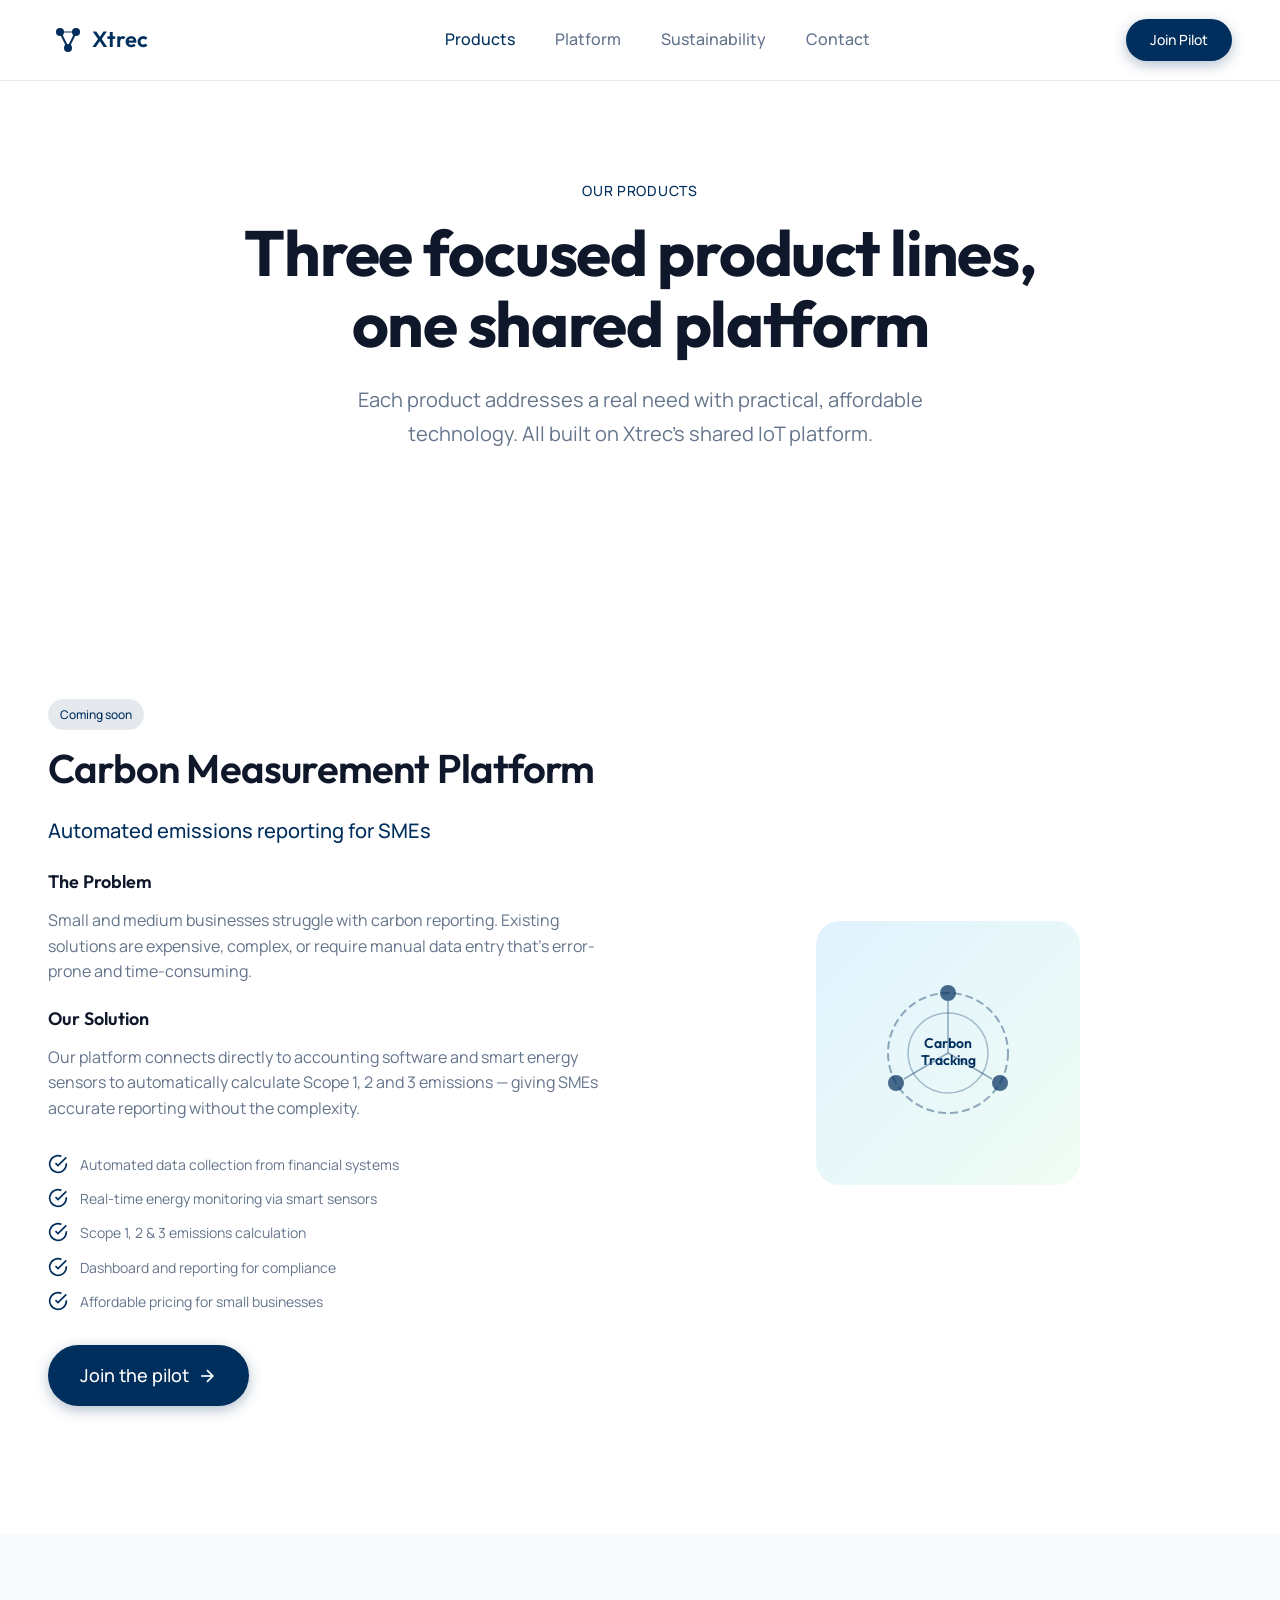
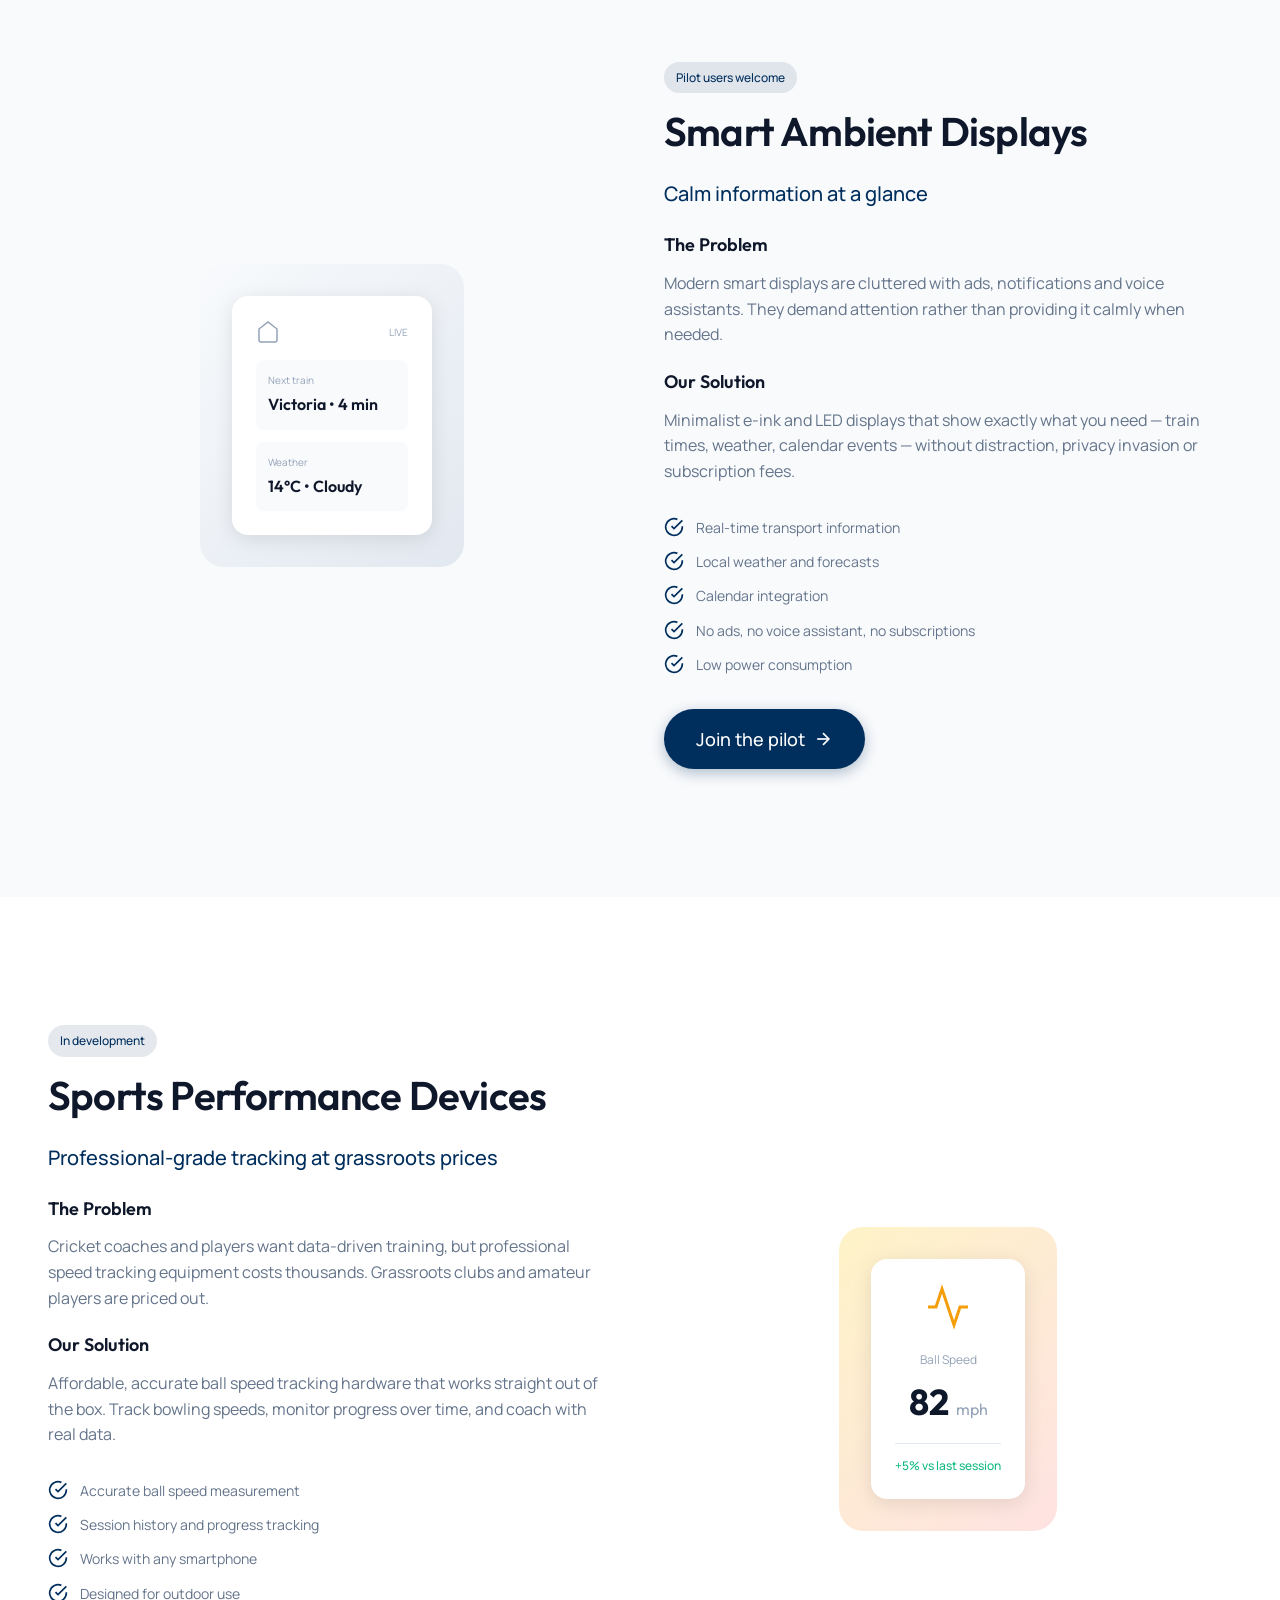
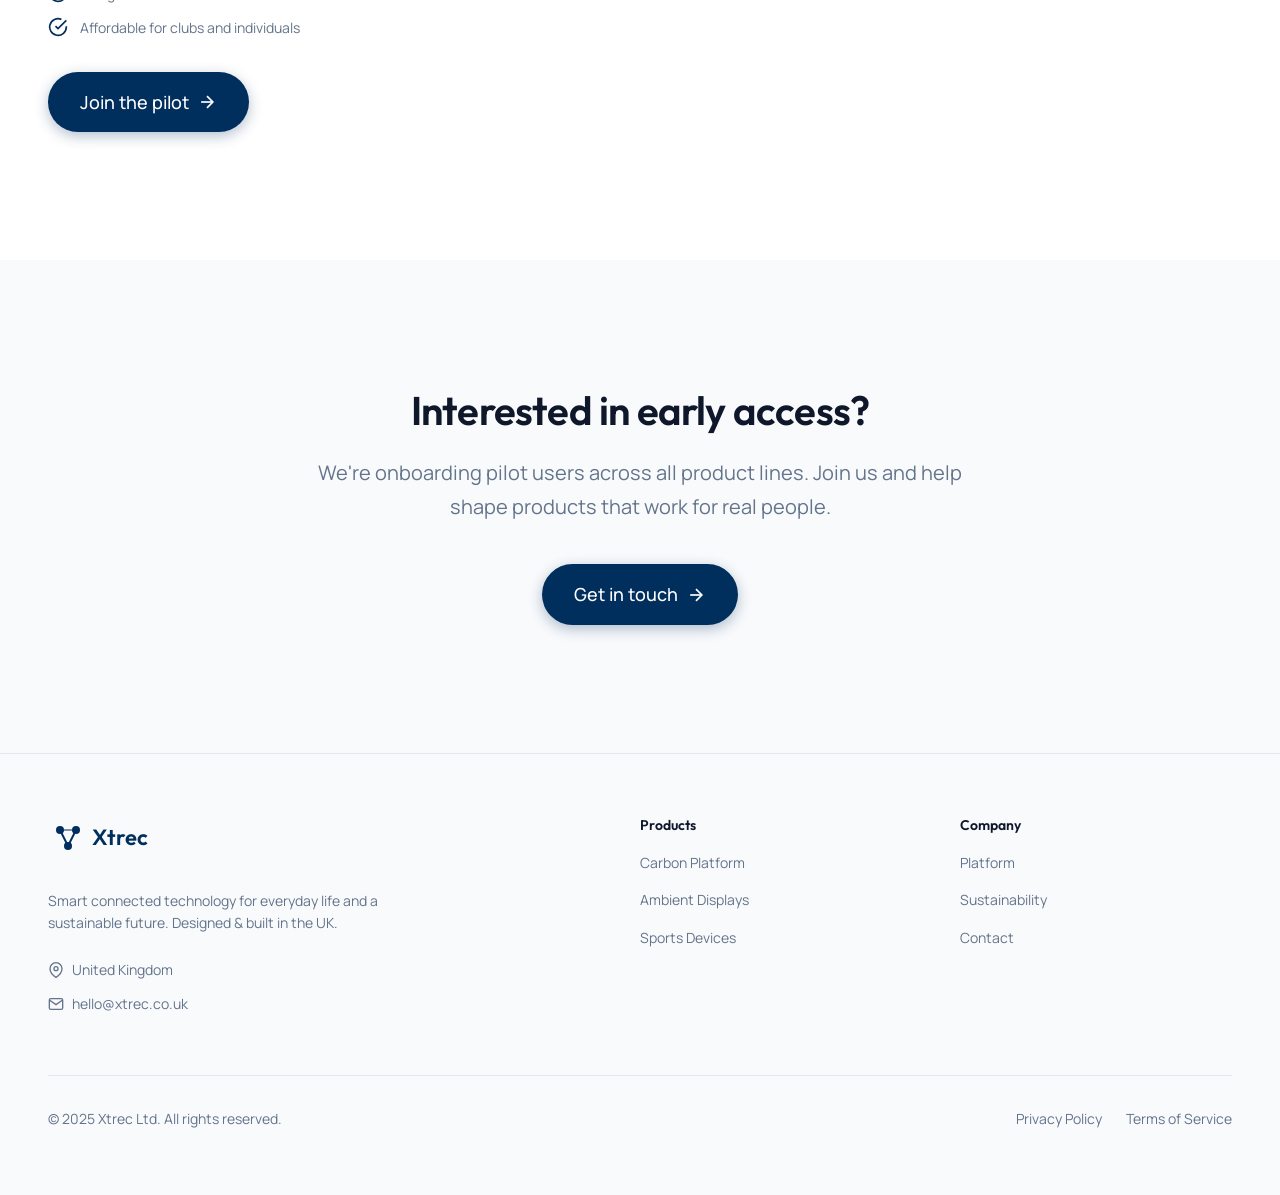
<file: xtrec-site/products.html>
<!DOCTYPE html>
<html lang="en">
<head>
    <meta charset="UTF-8">
    <meta name="viewport" content="width=device-width, initial-scale=1.0">
    <title>Products - Xtrec</title>
    <meta name="description" content="Explore Xtrec's product lines: Carbon Measurement Platform, Smart Ambient Displays, and Sports Performance Devices.">
    <link rel="stylesheet" href="style.css">
    <link rel="icon" type="image/svg+xml" href="data:image/svg+xml,%3Csvg viewBox='0 0 40 40' xmlns='http://www.w3.org/2000/svg'%3E%3Ccircle cx='12' cy='12' r='4' fill='%23002E5D'/%3E%3Ccircle cx='28' cy='12' r='4' fill='%23002E5D'/%3E%3Ccircle cx='20' cy='28' r='4' fill='%23002E5D'/%3E%3Cline x1='12' y1='12' x2='20' y2='28' stroke='%23002E5D' stroke-width='2'/%3E%3Cline x1='28' y1='12' x2='20' y2='28' stroke='%23002E5D' stroke-width='2'/%3E%3C/svg%3E">
</head>
<body>
    <!-- Navigation -->
    <nav class="navbar">
        <div class="container">
            <a href="index.html" class="logo">
                <svg viewBox="0 0 140 40" width="140" height="40">
                    <circle cx="12" cy="12" r="4" fill="#002E5D"/>
                    <circle cx="28" cy="12" r="4" fill="#002E5D"/>
                    <circle cx="20" cy="28" r="4" fill="#002E5D"/>
                    <line x1="12" y1="12" x2="20" y2="28" stroke="#002E5D" stroke-width="2"/>
                    <line x1="28" y1="12" x2="20" y2="28" stroke="#002E5D" stroke-width="2"/>
                    <line x1="12" y1="12" x2="28" y2="12" stroke="#002E5D" stroke-width="2" opacity="0.5"/>
                    <text x="44" y="27" font-family="Outfit, sans-serif" font-size="22" font-weight="600" fill="#002E5D">Xtrec</text>
                </svg>
            </a>
            <ul class="nav-links">
                <li><a href="products.html" class="active">Products</a></li>
                <li><a href="platform.html">Platform</a></li>
                <li><a href="sustainability.html">Sustainability</a></li>
                <li><a href="contact.html">Contact</a></li>
            </ul>
            <a href="contact.html" class="btn btn-primary btn-sm nav-cta">Join Pilot</a>
            <button class="mobile-menu-btn" onclick="toggleMobileMenu()">
                <svg width="24" height="24" viewBox="0 0 24 24" fill="none" stroke="currentColor" stroke-width="2">
                    <line x1="3" y1="6" x2="21" y2="6"></line>
                    <line x1="3" y1="12" x2="21" y2="12"></line>
                    <line x1="3" y1="18" x2="21" y2="18"></line>
                </svg>
            </button>
        </div>
    </nav>

    <!-- Mobile Menu -->
    <div class="mobile-menu" id="mobileMenu">
        <a href="products.html">Products</a>
        <a href="platform.html">Platform</a>
        <a href="sustainability.html">Sustainability</a>
        <a href="contact.html">Contact</a>
        <a href="contact.html" class="btn btn-primary" style="margin-top: 16px; width: 100%;">Join Pilot Programme</a>
    </div>

    <!-- Hero Section -->
    <section class="hero">
        <div class="container text-center">
            <p class="label">Our Products</p>
            <h1 class="heading-xl max-w-4xl mx-auto">Three focused product lines, one shared platform</h1>
            <p class="text-lg max-w-2xl mx-auto">Each product addresses a real need with practical, affordable technology. All built on Xtrec's shared IoT platform.</p>
        </div>
    </section>

    <!-- Carbon Platform Section -->
    <section id="carbon" class="product-section">
        <div class="container">
            <div class="grid grid-2 items-center gap-12">
                <div>
                    <span class="badge mb-4">Coming soon</span>
                    <h2 class="heading-lg">Carbon Measurement Platform</h2>
                    <p class="text-lg mb-6" style="color: var(--primary); font-weight: 500;">Automated emissions reporting for SMEs</p>
                    
                    <div class="space-y-6 mb-8">
                        <div>
                            <h4 class="heading-md" style="font-size: 18px;">The Problem</h4>
                            <p class="card-text">Small and medium businesses struggle with carbon reporting. Existing solutions are expensive, complex, or require manual data entry that's error-prone and time-consuming.</p>
                        </div>
                        <div>
                            <h4 class="heading-md" style="font-size: 18px;">Our Solution</h4>
                            <p class="card-text">Our platform connects directly to accounting software and smart energy sensors to automatically calculate Scope 1, 2 and 3 emissions — giving SMEs accurate reporting without the complexity.</p>
                        </div>
                    </div>
                    
                    <ul class="feature-list">
                        <li>
                            <svg viewBox="0 0 24 24" fill="none" stroke="currentColor" stroke-width="2"><path d="M22 11.08V12a10 10 0 1 1-5.93-9.14"></path><polyline points="22 4 12 14.01 9 11.01"></polyline></svg>
                            Automated data collection from financial systems
                        </li>
                        <li>
                            <svg viewBox="0 0 24 24" fill="none" stroke="currentColor" stroke-width="2"><path d="M22 11.08V12a10 10 0 1 1-5.93-9.14"></path><polyline points="22 4 12 14.01 9 11.01"></polyline></svg>
                            Real-time energy monitoring via smart sensors
                        </li>
                        <li>
                            <svg viewBox="0 0 24 24" fill="none" stroke="currentColor" stroke-width="2"><path d="M22 11.08V12a10 10 0 1 1-5.93-9.14"></path><polyline points="22 4 12 14.01 9 11.01"></polyline></svg>
                            Scope 1, 2 & 3 emissions calculation
                        </li>
                        <li>
                            <svg viewBox="0 0 24 24" fill="none" stroke="currentColor" stroke-width="2"><path d="M22 11.08V12a10 10 0 1 1-5.93-9.14"></path><polyline points="22 4 12 14.01 9 11.01"></polyline></svg>
                            Dashboard and reporting for compliance
                        </li>
                        <li>
                            <svg viewBox="0 0 24 24" fill="none" stroke="currentColor" stroke-width="2"><path d="M22 11.08V12a10 10 0 1 1-5.93-9.14"></path><polyline points="22 4 12 14.01 9 11.01"></polyline></svg>
                            Affordable pricing for small businesses
                        </li>
                    </ul>
                    
                    <a href="contact.html" class="btn btn-primary">
                        Join the pilot
                        <svg width="20" height="20" viewBox="0 0 24 24" fill="none" stroke="currentColor" stroke-width="2"><line x1="5" y1="12" x2="19" y2="12"></line><polyline points="12 5 19 12 12 19"></polyline></svg>
                    </a>
                </div>
                
                <div class="product-graphic carbon">
                    <svg viewBox="0 0 200 200" width="200" height="200">
                        <circle cx="100" cy="100" r="60" fill="none" stroke="#002E5D" stroke-width="2" stroke-dasharray="8 4" opacity="0.4"/>
                        <circle cx="100" cy="100" r="40" fill="none" stroke="#002E5D" stroke-width="1.5" opacity="0.3"/>
                        <circle cx="100" cy="40" r="8" fill="#002E5D" opacity="0.7"/>
                        <circle cx="152" cy="130" r="8" fill="#002E5D" opacity="0.7"/>
                        <circle cx="48" cy="130" r="8" fill="#002E5D" opacity="0.7"/>
                        <line x1="100" y1="48" x2="100" y2="100" stroke="#002E5D" stroke-width="1.5" opacity="0.4"/>
                        <line x1="144" y1="126" x2="100" y2="100" stroke="#002E5D" stroke-width="1.5" opacity="0.4"/>
                        <line x1="56" y1="126" x2="100" y2="100" stroke="#002E5D" stroke-width="1.5" opacity="0.4"/>
                        <text x="100" y="95" text-anchor="middle" font-family="Outfit" font-size="14" fill="#002E5D" font-weight="600">Carbon</text>
                        <text x="100" y="112" text-anchor="middle" font-family="Outfit" font-size="14" fill="#002E5D" font-weight="600">Tracking</text>
                    </svg>
                </div>
            </div>
        </div>
    </section>

    <!-- Ambient Displays Section -->
    <section id="displays" class="product-section section-alt">
        <div class="container">
            <div class="grid grid-2 items-center gap-12">
                <div class="md:order-2">
                    <span class="badge mb-4">Pilot users welcome</span>
                    <h2 class="heading-lg">Smart Ambient Displays</h2>
                    <p class="text-lg mb-6" style="color: var(--primary); font-weight: 500;">Calm information at a glance</p>
                    
                    <div class="space-y-6 mb-8">
                        <div>
                            <h4 class="heading-md" style="font-size: 18px;">The Problem</h4>
                            <p class="card-text">Modern smart displays are cluttered with ads, notifications and voice assistants. They demand attention rather than providing it calmly when needed.</p>
                        </div>
                        <div>
                            <h4 class="heading-md" style="font-size: 18px;">Our Solution</h4>
                            <p class="card-text">Minimalist e-ink and LED displays that show exactly what you need — train times, weather, calendar events — without distraction, privacy invasion or subscription fees.</p>
                        </div>
                    </div>
                    
                    <ul class="feature-list">
                        <li>
                            <svg viewBox="0 0 24 24" fill="none" stroke="currentColor" stroke-width="2"><path d="M22 11.08V12a10 10 0 1 1-5.93-9.14"></path><polyline points="22 4 12 14.01 9 11.01"></polyline></svg>
                            Real-time transport information
                        </li>
                        <li>
                            <svg viewBox="0 0 24 24" fill="none" stroke="currentColor" stroke-width="2"><path d="M22 11.08V12a10 10 0 1 1-5.93-9.14"></path><polyline points="22 4 12 14.01 9 11.01"></polyline></svg>
                            Local weather and forecasts
                        </li>
                        <li>
                            <svg viewBox="0 0 24 24" fill="none" stroke="currentColor" stroke-width="2"><path d="M22 11.08V12a10 10 0 1 1-5.93-9.14"></path><polyline points="22 4 12 14.01 9 11.01"></polyline></svg>
                            Calendar integration
                        </li>
                        <li>
                            <svg viewBox="0 0 24 24" fill="none" stroke="currentColor" stroke-width="2"><path d="M22 11.08V12a10 10 0 1 1-5.93-9.14"></path><polyline points="22 4 12 14.01 9 11.01"></polyline></svg>
                            No ads, no voice assistant, no subscriptions
                        </li>
                        <li>
                            <svg viewBox="0 0 24 24" fill="none" stroke="currentColor" stroke-width="2"><path d="M22 11.08V12a10 10 0 1 1-5.93-9.14"></path><polyline points="22 4 12 14.01 9 11.01"></polyline></svg>
                            Low power consumption
                        </li>
                    </ul>
                    
                    <a href="contact.html" class="btn btn-primary">
                        Join the pilot
                        <svg width="20" height="20" viewBox="0 0 24 24" fill="none" stroke="currentColor" stroke-width="2"><line x1="5" y1="12" x2="19" y2="12"></line><polyline points="12 5 19 12 12 19"></polyline></svg>
                    </a>
                </div>
                
                <div class="product-graphic display md:order-1">
                    <div style="background: white; border-radius: 16px; padding: 24px; box-shadow: 0 4px 20px rgba(0,0,0,0.1); width: 200px;">
                        <div style="display: flex; justify-content: space-between; align-items: center; margin-bottom: 16px;">
                            <svg width="24" height="24" viewBox="0 0 24 24" fill="none" stroke="#94a3b8" stroke-width="1.5"><path d="M3 9l9-7 9 7v11a2 2 0 0 1-2 2H5a2 2 0 0 1-2-2z"></path></svg>
                            <span style="font-size: 10px; color: #94a3b8;">LIVE</span>
                        </div>
                        <div style="background: #f8fafc; border-radius: 8px; padding: 12px; margin-bottom: 12px;">
                            <p style="font-size: 10px; color: #94a3b8; margin-bottom: 4px;">Next train</p>
                            <p style="font-family: Outfit; font-size: 16px; font-weight: 600; color: #0f172a;">Victoria • 4 min</p>
                        </div>
                        <div style="background: #f8fafc; border-radius: 8px; padding: 12px;">
                            <p style="font-size: 10px; color: #94a3b8; margin-bottom: 4px;">Weather</p>
                            <p style="font-family: Outfit; font-size: 16px; font-weight: 600; color: #0f172a;">14°C • Cloudy</p>
                        </div>
                    </div>
                </div>
            </div>
        </div>
    </section>

    <!-- Sports Devices Section -->
    <section id="sports" class="product-section">
        <div class="container">
            <div class="grid grid-2 items-center gap-12">
                <div>
                    <span class="badge mb-4">In development</span>
                    <h2 class="heading-lg">Sports Performance Devices</h2>
                    <p class="text-lg mb-6" style="color: var(--primary); font-weight: 500;">Professional-grade tracking at grassroots prices</p>
                    
                    <div class="space-y-6 mb-8">
                        <div>
                            <h4 class="heading-md" style="font-size: 18px;">The Problem</h4>
                            <p class="card-text">Cricket coaches and players want data-driven training, but professional speed tracking equipment costs thousands. Grassroots clubs and amateur players are priced out.</p>
                        </div>
                        <div>
                            <h4 class="heading-md" style="font-size: 18px;">Our Solution</h4>
                            <p class="card-text">Affordable, accurate ball speed tracking hardware that works straight out of the box. Track bowling speeds, monitor progress over time, and coach with real data.</p>
                        </div>
                    </div>
                    
                    <ul class="feature-list">
                        <li>
                            <svg viewBox="0 0 24 24" fill="none" stroke="currentColor" stroke-width="2"><path d="M22 11.08V12a10 10 0 1 1-5.93-9.14"></path><polyline points="22 4 12 14.01 9 11.01"></polyline></svg>
                            Accurate ball speed measurement
                        </li>
                        <li>
                            <svg viewBox="0 0 24 24" fill="none" stroke="currentColor" stroke-width="2"><path d="M22 11.08V12a10 10 0 1 1-5.93-9.14"></path><polyline points="22 4 12 14.01 9 11.01"></polyline></svg>
                            Session history and progress tracking
                        </li>
                        <li>
                            <svg viewBox="0 0 24 24" fill="none" stroke="currentColor" stroke-width="2"><path d="M22 11.08V12a10 10 0 1 1-5.93-9.14"></path><polyline points="22 4 12 14.01 9 11.01"></polyline></svg>
                            Works with any smartphone
                        </li>
                        <li>
                            <svg viewBox="0 0 24 24" fill="none" stroke="currentColor" stroke-width="2"><path d="M22 11.08V12a10 10 0 1 1-5.93-9.14"></path><polyline points="22 4 12 14.01 9 11.01"></polyline></svg>
                            Designed for outdoor use
                        </li>
                        <li>
                            <svg viewBox="0 0 24 24" fill="none" stroke="currentColor" stroke-width="2"><path d="M22 11.08V12a10 10 0 1 1-5.93-9.14"></path><polyline points="22 4 12 14.01 9 11.01"></polyline></svg>
                            Affordable for clubs and individuals
                        </li>
                    </ul>
                    
                    <a href="contact.html" class="btn btn-primary">
                        Join the pilot
                        <svg width="20" height="20" viewBox="0 0 24 24" fill="none" stroke="currentColor" stroke-width="2"><line x1="5" y1="12" x2="19" y2="12"></line><polyline points="12 5 19 12 12 19"></polyline></svg>
                    </a>
                </div>
                
                <div class="product-graphic sports">
                    <div style="background: white; border-radius: 16px; padding: 24px; box-shadow: 0 4px 20px rgba(0,0,0,0.1); text-align: center;">
                        <svg width="48" height="48" viewBox="0 0 24 24" fill="none" stroke="#f59e0b" stroke-width="1.5" style="margin-bottom: 12px;"><polyline points="22 12 18 12 15 21 9 3 6 12 2 12"></polyline></svg>
                        <p style="font-size: 12px; color: #94a3b8; margin-bottom: 4px;">Ball Speed</p>
                        <p style="font-family: Outfit; font-size: 36px; font-weight: 700; color: #0f172a;">82 <span style="font-size: 16px; font-weight: 400; color: #94a3b8;">mph</span></p>
                        <div style="margin-top: 12px; padding-top: 12px; border-top: 1px solid #e2e8f0;">
                            <p style="font-size: 12px; color: #10b981; font-weight: 500;">+5% vs last session</p>
                        </div>
                    </div>
                </div>
            </div>
        </div>
    </section>

    <!-- Bottom CTA -->
    <section class="section section-alt">
        <div class="container text-center">
            <h2 class="heading-lg">Interested in early access?</h2>
            <p class="text-lg max-w-2xl mx-auto mb-10">We're onboarding pilot users across all product lines. Join us and help shape products that work for real people.</p>
            <a href="contact.html" class="btn btn-primary">
                Get in touch
                <svg width="20" height="20" viewBox="0 0 24 24" fill="none" stroke="currentColor" stroke-width="2"><line x1="5" y1="12" x2="19" y2="12"></line><polyline points="12 5 19 12 12 19"></polyline></svg>
            </a>
        </div>
    </section>

    <!-- Footer -->
    <footer class="footer">
        <div class="container">
            <div class="footer-grid">
                <div class="footer-brand">
                    <a href="index.html" class="logo mb-6" style="display: inline-block;">
                        <svg viewBox="0 0 140 40" width="140" height="40">
                            <circle cx="12" cy="12" r="4" fill="#002E5D"/>
                            <circle cx="28" cy="12" r="4" fill="#002E5D"/>
                            <circle cx="20" cy="28" r="4" fill="#002E5D"/>
                            <line x1="12" y1="12" x2="20" y2="28" stroke="#002E5D" stroke-width="2"/>
                            <line x1="28" y1="12" x2="20" y2="28" stroke="#002E5D" stroke-width="2"/>
                            <line x1="12" y1="12" x2="28" y2="12" stroke="#002E5D" stroke-width="2" opacity="0.5"/>
                            <text x="44" y="27" font-family="Outfit, sans-serif" font-size="22" font-weight="600" fill="#002E5D">Xtrec</text>
                        </svg>
                    </a>
                    <p>Smart connected technology for everyday life and a sustainable future. Designed & built in the UK.</p>
                    <div class="footer-contact-item">
                        <svg viewBox="0 0 24 24" fill="none" stroke="currentColor" stroke-width="2"><path d="M21 10c0 7-9 13-9 13s-9-6-9-13a9 9 0 0 1 18 0z"></path><circle cx="12" cy="10" r="3"></circle></svg>
                        <span>United Kingdom</span>
                    </div>
                    <div class="footer-contact-item">
                        <svg viewBox="0 0 24 24" fill="none" stroke="currentColor" stroke-width="2"><path d="M4 4h16c1.1 0 2 .9 2 2v12c0 1.1-.9 2-2 2H4c-1.1 0-2-.9-2-2V6c0-1.1.9-2 2-2z"></path><polyline points="22,6 12,13 2,6"></polyline></svg>
                        <a href="mailto:hello@xtrec.co.uk">hello@xtrec.co.uk</a>
                    </div>
                </div>
                
                <div>
                    <h4 class="footer-title">Products</h4>
                    <ul class="footer-links">
                        <li><a href="products.html#carbon">Carbon Platform</a></li>
                        <li><a href="products.html#displays">Ambient Displays</a></li>
                        <li><a href="products.html#sports">Sports Devices</a></li>
                    </ul>
                </div>
                
                <div>
                    <h4 class="footer-title">Company</h4>
                    <ul class="footer-links">
                        <li><a href="platform.html">Platform</a></li>
                        <li><a href="sustainability.html">Sustainability</a></li>
                        <li><a href="contact.html">Contact</a></li>
                    </ul>
                </div>
            </div>
            
            <div class="footer-bottom">
                <p>&copy; 2025 Xtrec Ltd. All rights reserved.</p>
                <div class="footer-legal">
                    <a href="#">Privacy Policy</a>
                    <a href="#">Terms of Service</a>
                </div>
            </div>
        </div>
    </footer>

    <script>
        function toggleMobileMenu() {
            const menu = document.getElementById('mobileMenu');
            menu.classList.toggle('active');
        }
    </script>
</body>
</html>
</file>
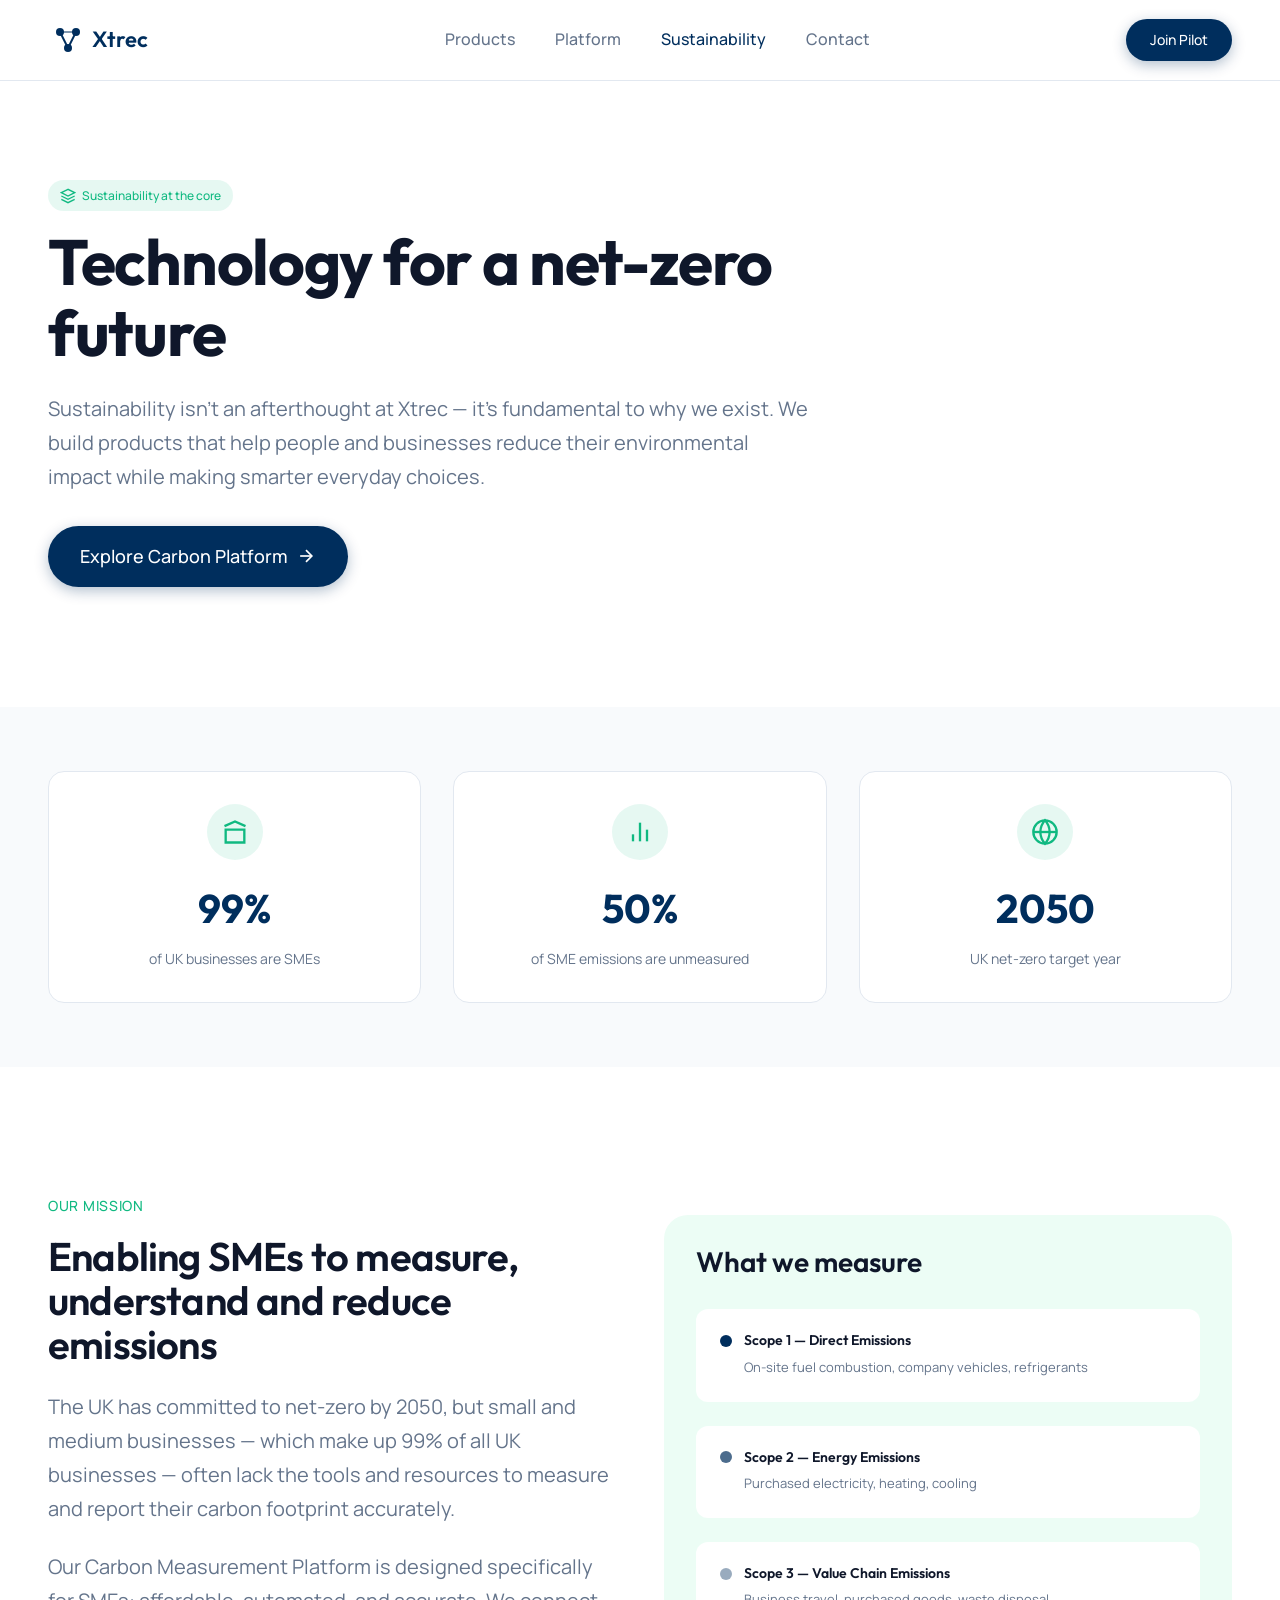
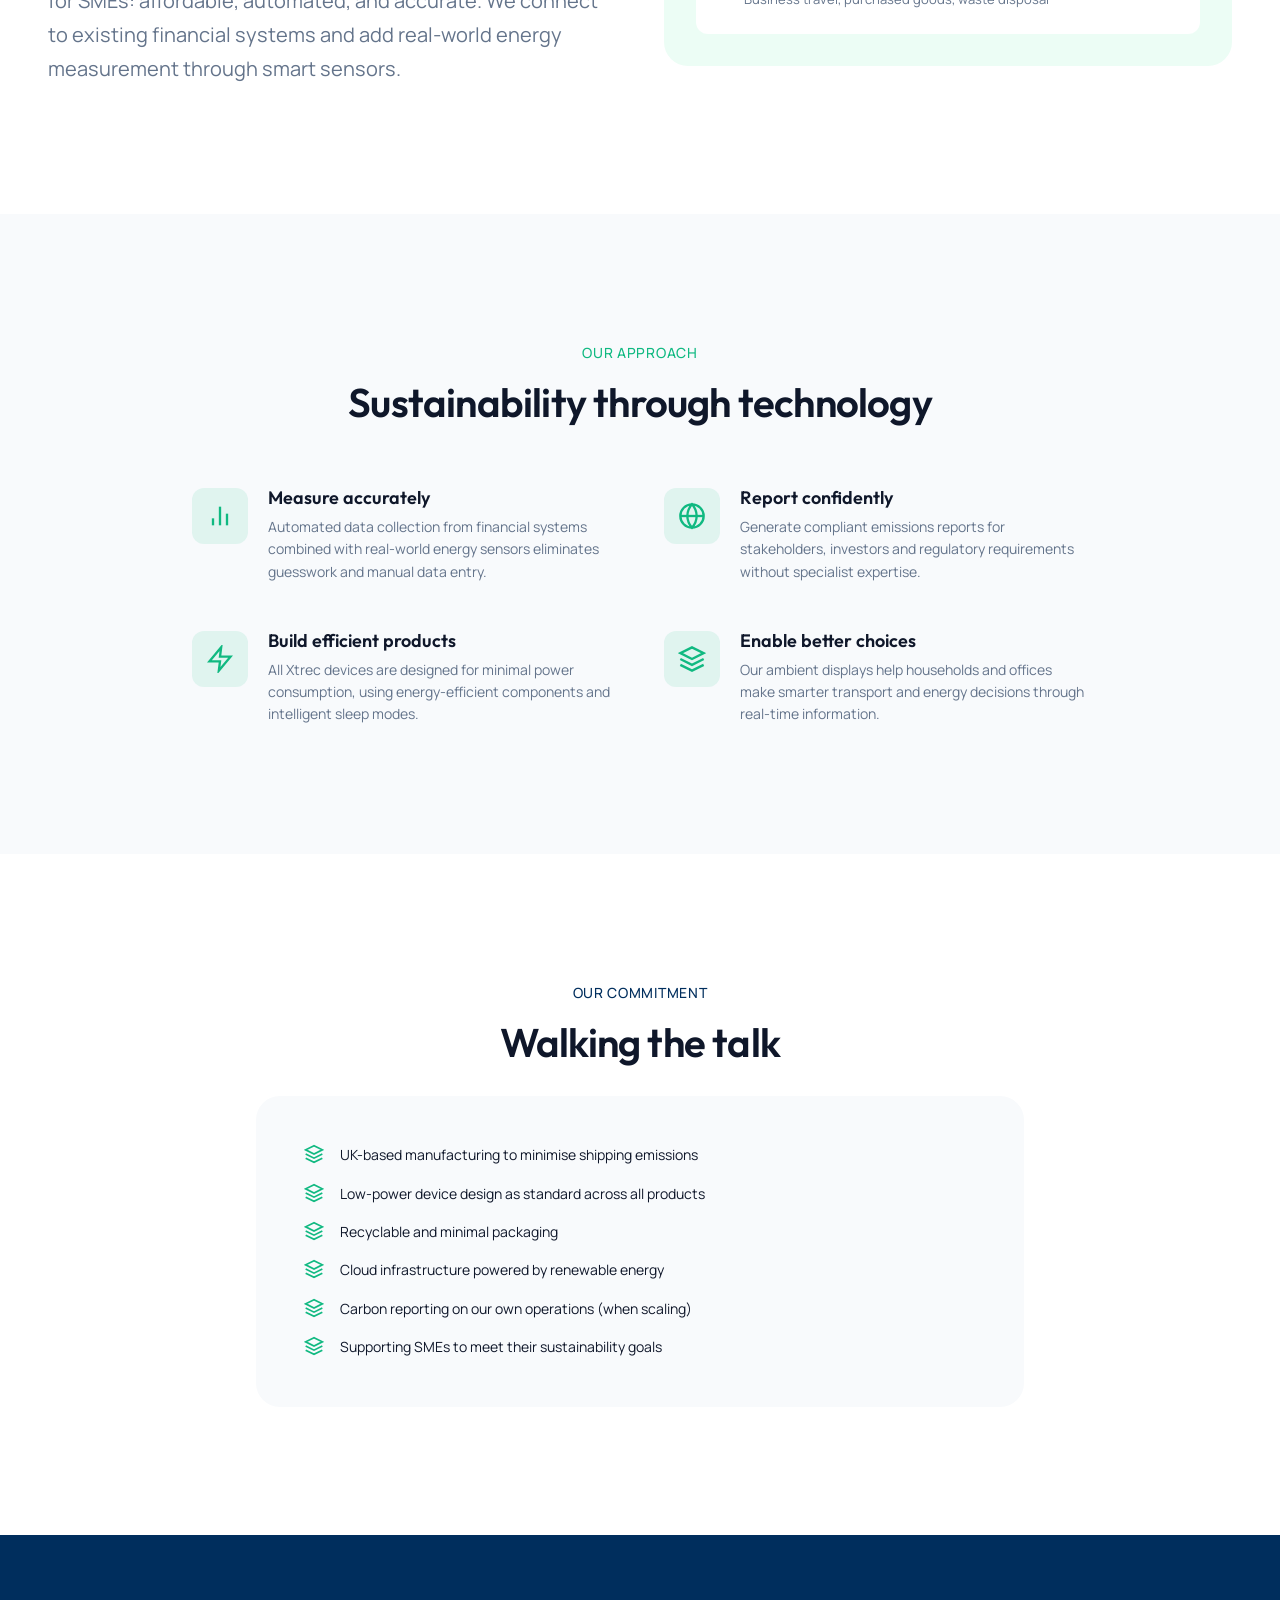
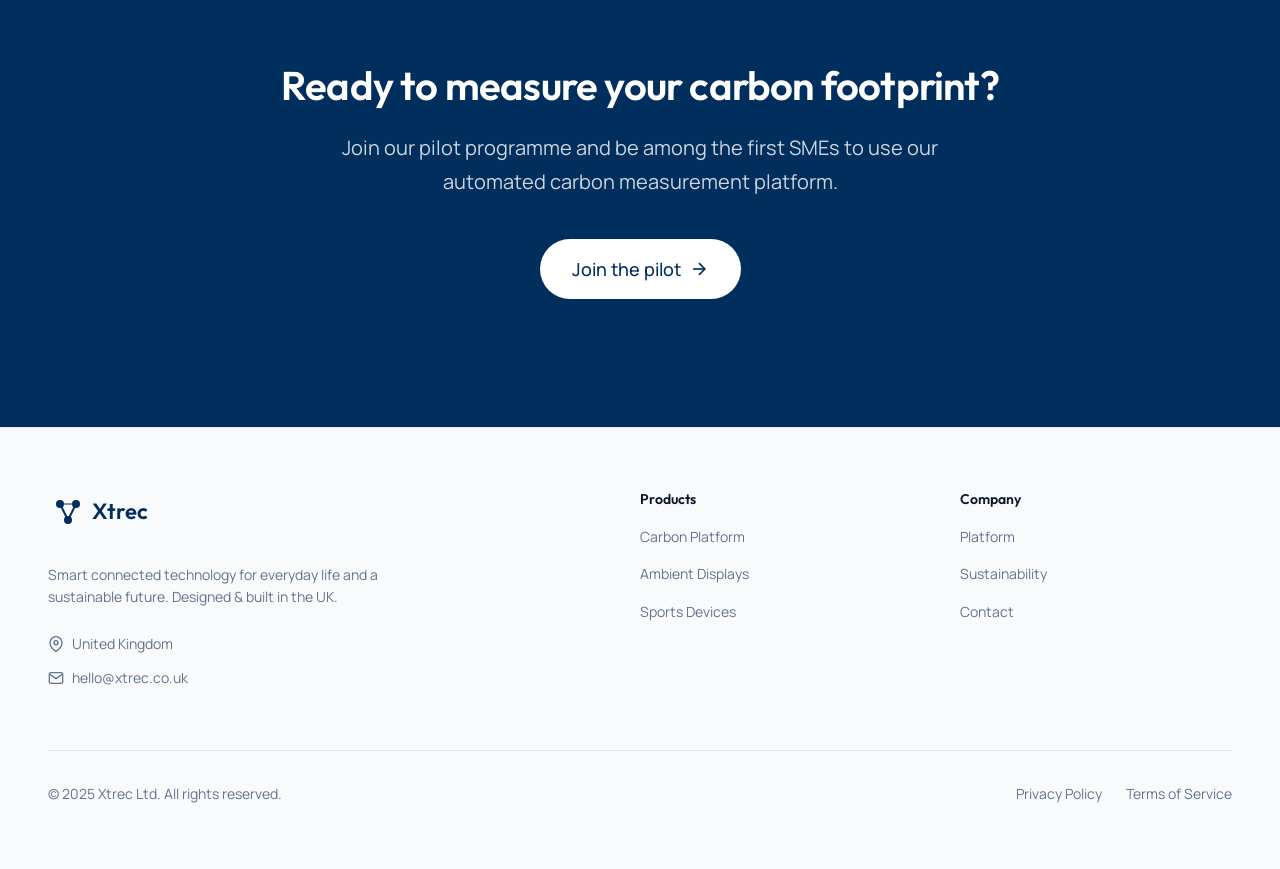
<file: xtrec-site/sustainability.html>
<!DOCTYPE html>
<html lang="en">
<head>
    <meta charset="UTF-8">
    <meta name="viewport" content="width=device-width, initial-scale=1.0">
    <title>Sustainability - Xtrec</title>
    <meta name="description" content="Xtrec is committed to sustainability - building technology that helps SMEs measure emissions and enables smarter everyday choices.">
    <link rel="stylesheet" href="style.css">
    <link rel="icon" type="image/svg+xml" href="data:image/svg+xml,%3Csvg viewBox='0 0 40 40' xmlns='http://www.w3.org/2000/svg'%3E%3Ccircle cx='12' cy='12' r='4' fill='%23002E5D'/%3E%3Ccircle cx='28' cy='12' r='4' fill='%23002E5D'/%3E%3Ccircle cx='20' cy='28' r='4' fill='%23002E5D'/%3E%3Cline x1='12' y1='12' x2='20' y2='28' stroke='%23002E5D' stroke-width='2'/%3E%3Cline x1='28' y1='12' x2='20' y2='28' stroke='%23002E5D' stroke-width='2'/%3E%3C/svg%3E">
</head>
<body>
    <!-- Navigation -->
    <nav class="navbar">
        <div class="container">
            <a href="index.html" class="logo">
                <svg viewBox="0 0 140 40" width="140" height="40">
                    <circle cx="12" cy="12" r="4" fill="#002E5D"/>
                    <circle cx="28" cy="12" r="4" fill="#002E5D"/>
                    <circle cx="20" cy="28" r="4" fill="#002E5D"/>
                    <line x1="12" y1="12" x2="20" y2="28" stroke="#002E5D" stroke-width="2"/>
                    <line x1="28" y1="12" x2="20" y2="28" stroke="#002E5D" stroke-width="2"/>
                    <line x1="12" y1="12" x2="28" y2="12" stroke="#002E5D" stroke-width="2" opacity="0.5"/>
                    <text x="44" y="27" font-family="Outfit, sans-serif" font-size="22" font-weight="600" fill="#002E5D">Xtrec</text>
                </svg>
            </a>
            <ul class="nav-links">
                <li><a href="products.html">Products</a></li>
                <li><a href="platform.html">Platform</a></li>
                <li><a href="sustainability.html" class="active">Sustainability</a></li>
                <li><a href="contact.html">Contact</a></li>
            </ul>
            <a href="contact.html" class="btn btn-primary btn-sm nav-cta">Join Pilot</a>
            <button class="mobile-menu-btn" onclick="toggleMobileMenu()">
                <svg width="24" height="24" viewBox="0 0 24 24" fill="none" stroke="currentColor" stroke-width="2">
                    <line x1="3" y1="6" x2="21" y2="6"></line>
                    <line x1="3" y1="12" x2="21" y2="12"></line>
                    <line x1="3" y1="18" x2="21" y2="18"></line>
                </svg>
            </button>
        </div>
    </nav>

    <!-- Mobile Menu -->
    <div class="mobile-menu" id="mobileMenu">
        <a href="products.html">Products</a>
        <a href="platform.html">Platform</a>
        <a href="sustainability.html">Sustainability</a>
        <a href="contact.html">Contact</a>
        <a href="contact.html" class="btn btn-primary" style="margin-top: 16px; width: 100%;">Join Pilot Programme</a>
    </div>

    <!-- Hero Section -->
    <section class="hero">
        <div class="container">
            <div style="max-width: 768px;">
                <span class="badge badge-green mb-4">
                    <svg width="16" height="16" viewBox="0 0 24 24" fill="none" stroke="currentColor" stroke-width="2" style="margin-right: 6px;"><path d="M12 2L2 7l10 5 10-5-10-5z"></path><path d="M2 17l10 5 10-5"></path><path d="M2 12l10 5 10-5"></path></svg>
                    Sustainability at the core
                </span>
                <h1 class="heading-xl">Technology for a net-zero future</h1>
                <p class="text-lg mb-8">Sustainability isn't an afterthought at Xtrec — it's fundamental to why we exist. We build products that help people and businesses reduce their environmental impact while making smarter everyday choices.</p>
                <a href="products.html#carbon" class="btn btn-primary">
                    Explore Carbon Platform
                    <svg width="20" height="20" viewBox="0 0 24 24" fill="none" stroke="currentColor" stroke-width="2"><line x1="5" y1="12" x2="19" y2="12"></line><polyline points="12 5 19 12 12 19"></polyline></svg>
                </a>
            </div>
        </div>
    </section>

    <!-- Stats Section -->
    <section class="section section-alt" style="padding: 64px 0;">
        <div class="container">
            <div class="grid grid-3">
                <div class="stat-card">
                    <div class="stat-icon">
                        <svg viewBox="0 0 24 24" fill="none" stroke="currentColor" stroke-width="2"><path d="M3 21h18M3 10h18M3 7l9-4 9 4M4 10h16v11H4z"></path></svg>
                    </div>
                    <p class="stat-value">99%</p>
                    <p class="stat-label">of UK businesses are SMEs</p>
                </div>
                
                <div class="stat-card">
                    <div class="stat-icon">
                        <svg viewBox="0 0 24 24" fill="none" stroke="currentColor" stroke-width="2"><line x1="18" y1="20" x2="18" y2="10"></line><line x1="12" y1="20" x2="12" y2="4"></line><line x1="6" y1="20" x2="6" y2="14"></line></svg>
                    </div>
                    <p class="stat-value">50%</p>
                    <p class="stat-label">of SME emissions are unmeasured</p>
                </div>
                
                <div class="stat-card">
                    <div class="stat-icon">
                        <svg viewBox="0 0 24 24" fill="none" stroke="currentColor" stroke-width="2"><circle cx="12" cy="12" r="10"></circle><line x1="2" y1="12" x2="22" y2="12"></line><path d="M12 2a15.3 15.3 0 0 1 4 10 15.3 15.3 0 0 1-4 10 15.3 15.3 0 0 1-4-10 15.3 15.3 0 0 1 4-10z"></path></svg>
                    </div>
                    <p class="stat-value">2050</p>
                    <p class="stat-label">UK net-zero target year</p>
                </div>
            </div>
        </div>
    </section>

    <!-- Mission Section -->
    <section class="section">
        <div class="container">
            <div class="grid grid-2 items-center gap-12">
                <div>
                    <p class="label" style="color: #10b981;">Our Mission</p>
                    <h2 class="heading-lg">Enabling SMEs to measure, understand and reduce emissions</h2>
                    <p class="text-lg mb-6">The UK has committed to net-zero by 2050, but small and medium businesses — which make up 99% of all UK businesses — often lack the tools and resources to measure and report their carbon footprint accurately.</p>
                    <p class="text-lg">Our Carbon Measurement Platform is designed specifically for SMEs: affordable, automated, and accurate. We connect to existing financial systems and add real-world energy measurement through smart sensors.</p>
                </div>
                
                <div style="background: #ecfdf5; border-radius: 24px; padding: 32px;">
                    <h3 class="heading-md mb-8">What we measure</h3>
                    <div class="space-y-6">
                        <div class="scope-card">
                            <div class="scope-indicator">
                                <span class="scope-dot"></span>
                                <h4 class="scope-title">Scope 1 — Direct Emissions</h4>
                            </div>
                            <p class="scope-text">On-site fuel combustion, company vehicles, refrigerants</p>
                        </div>
                        
                        <div class="scope-card">
                            <div class="scope-indicator">
                                <span class="scope-dot scope-2"></span>
                                <h4 class="scope-title">Scope 2 — Energy Emissions</h4>
                            </div>
                            <p class="scope-text">Purchased electricity, heating, cooling</p>
                        </div>
                        
                        <div class="scope-card">
                            <div class="scope-indicator">
                                <span class="scope-dot scope-3"></span>
                                <h4 class="scope-title">Scope 3 — Value Chain Emissions</h4>
                            </div>
                            <p class="scope-text">Business travel, purchased goods, waste disposal</p>
                        </div>
                    </div>
                </div>
            </div>
        </div>
    </section>

    <!-- Three Pillars Section -->
    <section class="section section-alt">
        <div class="container">
            <div class="text-center mb-16">
                <p class="label" style="color: #10b981;">Our Approach</p>
                <h2 class="heading-lg">Sustainability through technology</h2>
            </div>
            
            <div class="grid grid-2 gap-12 max-w-4xl mx-auto">
                <div class="pillar-card">
                    <div class="pillar-icon">
                        <svg viewBox="0 0 24 24" fill="none" stroke="currentColor" stroke-width="2"><line x1="18" y1="20" x2="18" y2="10"></line><line x1="12" y1="20" x2="12" y2="4"></line><line x1="6" y1="20" x2="6" y2="14"></line></svg>
                    </div>
                    <div>
                        <h3 class="pillar-title">Measure accurately</h3>
                        <p class="pillar-text">Automated data collection from financial systems combined with real-world energy sensors eliminates guesswork and manual data entry.</p>
                    </div>
                </div>
                
                <div class="pillar-card">
                    <div class="pillar-icon">
                        <svg viewBox="0 0 24 24" fill="none" stroke="currentColor" stroke-width="2"><circle cx="12" cy="12" r="10"></circle><line x1="2" y1="12" x2="22" y2="12"></line><path d="M12 2a15.3 15.3 0 0 1 4 10 15.3 15.3 0 0 1-4 10 15.3 15.3 0 0 1-4-10 15.3 15.3 0 0 1 4-10z"></path></svg>
                    </div>
                    <div>
                        <h3 class="pillar-title">Report confidently</h3>
                        <p class="pillar-text">Generate compliant emissions reports for stakeholders, investors and regulatory requirements without specialist expertise.</p>
                    </div>
                </div>
                
                <div class="pillar-card">
                    <div class="pillar-icon">
                        <svg viewBox="0 0 24 24" fill="none" stroke="currentColor" stroke-width="2"><polygon points="13 2 3 14 12 14 11 22 21 10 12 10 13 2"></polygon></svg>
                    </div>
                    <div>
                        <h3 class="pillar-title">Build efficient products</h3>
                        <p class="pillar-text">All Xtrec devices are designed for minimal power consumption, using energy-efficient components and intelligent sleep modes.</p>
                    </div>
                </div>
                
                <div class="pillar-card">
                    <div class="pillar-icon">
                        <svg viewBox="0 0 24 24" fill="none" stroke="currentColor" stroke-width="2"><path d="M12 2L2 7l10 5 10-5-10-5z"></path><path d="M2 17l10 5 10-5"></path><path d="M2 12l10 5 10-5"></path></svg>
                    </div>
                    <div>
                        <h3 class="pillar-title">Enable better choices</h3>
                        <p class="pillar-text">Our ambient displays help households and offices make smarter transport and energy decisions through real-time information.</p>
                    </div>
                </div>
            </div>
        </div>
    </section>

    <!-- Commitment Section -->
    <section class="section">
        <div class="container text-center">
            <p class="label">Our Commitment</p>
            <h2 class="heading-lg mb-8">Walking the talk</h2>
            
            <div class="commitment-list max-w-3xl mx-auto">
                <ul>
                    <li>
                        <svg viewBox="0 0 24 24" fill="none" stroke="currentColor" stroke-width="2"><path d="M12 2L2 7l10 5 10-5-10-5z"></path><path d="M2 17l10 5 10-5"></path><path d="M2 12l10 5 10-5"></path></svg>
                        UK-based manufacturing to minimise shipping emissions
                    </li>
                    <li>
                        <svg viewBox="0 0 24 24" fill="none" stroke="currentColor" stroke-width="2"><path d="M12 2L2 7l10 5 10-5-10-5z"></path><path d="M2 17l10 5 10-5"></path><path d="M2 12l10 5 10-5"></path></svg>
                        Low-power device design as standard across all products
                    </li>
                    <li>
                        <svg viewBox="0 0 24 24" fill="none" stroke="currentColor" stroke-width="2"><path d="M12 2L2 7l10 5 10-5-10-5z"></path><path d="M2 17l10 5 10-5"></path><path d="M2 12l10 5 10-5"></path></svg>
                        Recyclable and minimal packaging
                    </li>
                    <li>
                        <svg viewBox="0 0 24 24" fill="none" stroke="currentColor" stroke-width="2"><path d="M12 2L2 7l10 5 10-5-10-5z"></path><path d="M2 17l10 5 10-5"></path><path d="M2 12l10 5 10-5"></path></svg>
                        Cloud infrastructure powered by renewable energy
                    </li>
                    <li>
                        <svg viewBox="0 0 24 24" fill="none" stroke="currentColor" stroke-width="2"><path d="M12 2L2 7l10 5 10-5-10-5z"></path><path d="M2 17l10 5 10-5"></path><path d="M2 12l10 5 10-5"></path></svg>
                        Carbon reporting on our own operations (when scaling)
                    </li>
                    <li>
                        <svg viewBox="0 0 24 24" fill="none" stroke="currentColor" stroke-width="2"><path d="M12 2L2 7l10 5 10-5-10-5z"></path><path d="M2 17l10 5 10-5"></path><path d="M2 12l10 5 10-5"></path></svg>
                        Supporting SMEs to meet their sustainability goals
                    </li>
                </ul>
            </div>
        </div>
    </section>

    <!-- CTA Section -->
    <section class="section section-dark">
        <div class="container text-center">
            <h2 class="heading-lg" style="color: white;">Ready to measure your carbon footprint?</h2>
            <p class="text-lg mb-10 max-w-2xl mx-auto">Join our pilot programme and be among the first SMEs to use our automated carbon measurement platform.</p>
            <a href="contact.html" class="btn btn-white">
                Join the pilot
                <svg width="20" height="20" viewBox="0 0 24 24" fill="none" stroke="currentColor" stroke-width="2"><line x1="5" y1="12" x2="19" y2="12"></line><polyline points="12 5 19 12 12 19"></polyline></svg>
            </a>
        </div>
    </section>

    <!-- Footer -->
    <footer class="footer">
        <div class="container">
            <div class="footer-grid">
                <div class="footer-brand">
                    <a href="index.html" class="logo mb-6" style="display: inline-block;">
                        <svg viewBox="0 0 140 40" width="140" height="40">
                            <circle cx="12" cy="12" r="4" fill="#002E5D"/>
                            <circle cx="28" cy="12" r="4" fill="#002E5D"/>
                            <circle cx="20" cy="28" r="4" fill="#002E5D"/>
                            <line x1="12" y1="12" x2="20" y2="28" stroke="#002E5D" stroke-width="2"/>
                            <line x1="28" y1="12" x2="20" y2="28" stroke="#002E5D" stroke-width="2"/>
                            <line x1="12" y1="12" x2="28" y2="12" stroke="#002E5D" stroke-width="2" opacity="0.5"/>
                            <text x="44" y="27" font-family="Outfit, sans-serif" font-size="22" font-weight="600" fill="#002E5D">Xtrec</text>
                        </svg>
                    </a>
                    <p>Smart connected technology for everyday life and a sustainable future. Designed & built in the UK.</p>
                    <div class="footer-contact-item">
                        <svg viewBox="0 0 24 24" fill="none" stroke="currentColor" stroke-width="2"><path d="M21 10c0 7-9 13-9 13s-9-6-9-13a9 9 0 0 1 18 0z"></path><circle cx="12" cy="10" r="3"></circle></svg>
                        <span>United Kingdom</span>
                    </div>
                    <div class="footer-contact-item">
                        <svg viewBox="0 0 24 24" fill="none" stroke="currentColor" stroke-width="2"><path d="M4 4h16c1.1 0 2 .9 2 2v12c0 1.1-.9 2-2 2H4c-1.1 0-2-.9-2-2V6c0-1.1.9-2 2-2z"></path><polyline points="22,6 12,13 2,6"></polyline></svg>
                        <a href="mailto:hello@xtrec.co.uk">hello@xtrec.co.uk</a>
                    </div>
                </div>
                
                <div>
                    <h4 class="footer-title">Products</h4>
                    <ul class="footer-links">
                        <li><a href="products.html#carbon">Carbon Platform</a></li>
                        <li><a href="products.html#displays">Ambient Displays</a></li>
                        <li><a href="products.html#sports">Sports Devices</a></li>
                    </ul>
                </div>
                
                <div>
                    <h4 class="footer-title">Company</h4>
                    <ul class="footer-links">
                        <li><a href="platform.html">Platform</a></li>
                        <li><a href="sustainability.html">Sustainability</a></li>
                        <li><a href="contact.html">Contact</a></li>
                    </ul>
                </div>
            </div>
            
            <div class="footer-bottom">
                <p>&copy; 2025 Xtrec Ltd. All rights reserved.</p>
                <div class="footer-legal">
                    <a href="#">Privacy Policy</a>
                    <a href="#">Terms of Service</a>
                </div>
            </div>
        </div>
    </footer>

    <script>
        function toggleMobileMenu() {
            const menu = document.getElementById('mobileMenu');
            menu.classList.toggle('active');
        }
    </script>
</body>
</html>
</file>
<file: xtrec-site/style.css>
/* Xtrec - Style Sheet */
@import url('https://fonts.googleapis.com/css2?family=Outfit:wght@300;400;500;600;700&family=Manrope:wght@300;400;500;600;700&display=swap');

/* CSS Variables */
:root {
    --primary: #002E5D;
    --primary-dark: #001D3D;
    --primary-light: #004E98;
    --bg: #FFFFFF;
    --bg-alt: #F8FAFC;
    --text: #0F172A;
    --text-muted: #64748B;
    --border: #E2E8F0;
    --secondary: #F1F5F9;
    --success: #10B981;
    --error: #EF4444;
}

/* Reset & Base */
*, *::before, *::after {
    box-sizing: border-box;
    margin: 0;
    padding: 0;
}

html {
    scroll-behavior: smooth;
}

body {
    font-family: 'Manrope', -apple-system, BlinkMacSystemFont, "Segoe UI", sans-serif;
    background-color: var(--bg);
    color: var(--text);
    line-height: 1.6;
    -webkit-font-smoothing: antialiased;
}

h1, h2, h3, h4, h5, h6 {
    font-family: 'Outfit', sans-serif;
    line-height: 1.1;
}

a {
    text-decoration: none;
    color: inherit;
}

img {
    max-width: 100%;
    height: auto;
}

/* Container */
.container {
    max-width: 1280px;
    margin: 0 auto;
    padding: 0 24px;
}

@media (min-width: 768px) {
    .container {
        padding: 0 48px;
    }
}

/* Navigation */
.navbar {
    position: fixed;
    top: 0;
    left: 0;
    right: 0;
    z-index: 100;
    background: rgba(255, 255, 255, 0.9);
    backdrop-filter: blur(12px);
    border-bottom: 1px solid var(--border);
}

.navbar .container {
    display: flex;
    align-items: center;
    justify-content: space-between;
    height: 80px;
}

.logo {
    display: flex;
    align-items: center;
    gap: 8px;
}

.logo svg {
    height: 40px;
    width: auto;
}

.nav-links {
    display: none;
    align-items: center;
    gap: 40px;
    list-style: none;
}

@media (min-width: 768px) {
    .nav-links {
        display: flex;
    }
}

.nav-links a {
    font-size: 16px;
    font-weight: 500;
    color: var(--text-muted);
    transition: color 0.2s;
}

.nav-links a:hover,
.nav-links a.active {
    color: var(--primary);
}

.nav-cta {
    display: none;
}

@media (min-width: 768px) {
    .nav-cta {
        display: block;
    }
}

/* Mobile Menu */
.mobile-menu-btn {
    display: flex;
    align-items: center;
    justify-content: center;
    width: 44px;
    height: 44px;
    background: none;
    border: none;
    cursor: pointer;
}

@media (min-width: 768px) {
    .mobile-menu-btn {
        display: none;
    }
}

.mobile-menu {
    display: none;
    position: fixed;
    top: 80px;
    left: 0;
    right: 0;
    background: white;
    border-bottom: 1px solid var(--border);
    padding: 24px;
    z-index: 99;
}

.mobile-menu.active {
    display: block;
}

.mobile-menu a {
    display: block;
    padding: 12px 0;
    font-size: 16px;
    font-weight: 500;
    color: var(--text-muted);
}

.mobile-menu a:hover {
    color: var(--primary);
}

/* Buttons */
.btn {
    display: inline-flex;
    align-items: center;
    justify-content: center;
    gap: 8px;
    padding: 16px 32px;
    font-family: 'Manrope', sans-serif;
    font-size: 18px;
    font-weight: 500;
    border-radius: 50px;
    border: none;
    cursor: pointer;
    transition: all 0.2s;
}

.btn-primary {
    background: var(--primary);
    color: white;
    box-shadow: 0 4px 14px rgba(0, 46, 93, 0.3);
}

.btn-primary:hover {
    background: var(--primary-dark);
    box-shadow: 0 6px 20px rgba(0, 46, 93, 0.4);
}

.btn-secondary {
    background: var(--secondary);
    color: var(--text);
}

.btn-secondary:hover {
    background: var(--border);
}

.btn-outline {
    background: transparent;
    color: var(--text);
    border: 2px solid var(--border);
}

.btn-outline:hover {
    border-color: var(--primary);
    color: var(--primary);
}

.btn-white {
    background: white;
    color: var(--primary);
}

.btn-white:hover {
    background: var(--bg-alt);
}

.btn-sm {
    padding: 10px 24px;
    font-size: 14px;
}

/* Sections */
.section {
    padding: 96px 0;
}

@media (min-width: 768px) {
    .section {
        padding: 128px 0;
    }
}

.section-alt {
    background: var(--bg-alt);
}

.section-dark {
    background: var(--primary);
    color: white;
}

/* Typography */
.label {
    font-size: 14px;
    font-weight: 500;
    letter-spacing: 0.05em;
    text-transform: uppercase;
    color: var(--primary);
    margin-bottom: 16px;
}

.section-dark .label {
    color: rgba(255, 255, 255, 0.7);
}

.heading-xl {
    font-size: 40px;
    font-weight: 700;
    letter-spacing: -0.02em;
    color: var(--text);
    margin-bottom: 24px;
}

@media (min-width: 768px) {
    .heading-xl {
        font-size: 56px;
    }
}

@media (min-width: 1024px) {
    .heading-xl {
        font-size: 64px;
    }
}

.heading-lg {
    font-size: 32px;
    font-weight: 600;
    letter-spacing: -0.02em;
    color: var(--text);
    margin-bottom: 24px;
}

@media (min-width: 768px) {
    .heading-lg {
        font-size: 40px;
    }
}

.heading-md {
    font-size: 24px;
    font-weight: 600;
    color: var(--text);
    margin-bottom: 16px;
}

@media (min-width: 768px) {
    .heading-md {
        font-size: 28px;
    }
}

.text-lg {
    font-size: 18px;
    color: var(--text-muted);
    line-height: 1.7;
}

@media (min-width: 768px) {
    .text-lg {
        font-size: 20px;
    }
}

.section-dark .heading-xl,
.section-dark .heading-lg,
.section-dark .heading-md {
    color: white;
}

.section-dark .text-lg {
    color: rgba(255, 255, 255, 0.8);
}

/* Grid */
.grid {
    display: grid;
    gap: 32px;
}

.grid-2 {
    grid-template-columns: 1fr;
}

@media (min-width: 768px) {
    .grid-2 {
        grid-template-columns: repeat(2, 1fr);
    }
}

.grid-3 {
    grid-template-columns: 1fr;
}

@media (min-width: 768px) {
    .grid-3 {
        grid-template-columns: repeat(2, 1fr);
    }
}

@media (min-width: 1024px) {
    .grid-3 {
        grid-template-columns: repeat(3, 1fr);
    }
}

.items-center {
    align-items: center;
}

/* Cards */
.card {
    background: white;
    border: 1px solid var(--border);
    border-radius: 16px;
    padding: 32px;
    transition: box-shadow 0.3s;
}

.card:hover {
    box-shadow: 0 4px 20px rgba(0, 0, 0, 0.08);
}

@media (min-width: 768px) {
    .card {
        padding: 40px;
    }
}

.card-graphic {
    width: 100%;
    height: 180px;
    border-radius: 12px;
    display: flex;
    align-items: center;
    justify-content: center;
    margin-bottom: 24px;
}

.card-graphic.carbon {
    background: linear-gradient(135deg, #E0F2FE 0%, #F0FDF4 100%);
}

.card-graphic.display {
    background: linear-gradient(135deg, #F8FAFC 0%, #E2E8F0 100%);
}

.card-graphic.sports {
    background: linear-gradient(135deg, #FEF3C7 0%, #FEE2E2 100%);
}

.card-graphic svg {
    width: 64px;
    height: 64px;
    color: var(--primary);
    opacity: 0.6;
}

.card-title {
    font-family: 'Outfit', sans-serif;
    font-size: 20px;
    font-weight: 600;
    color: var(--text);
    margin-bottom: 12px;
}

@media (min-width: 768px) {
    .card-title {
        font-size: 24px;
    }
}

.card-text {
    font-size: 16px;
    color: var(--text-muted);
    line-height: 1.6;
}

/* Badge */
.badge {
    display: inline-flex;
    align-items: center;
    padding: 6px 12px;
    font-size: 12px;
    font-weight: 500;
    border-radius: 50px;
    background: rgba(0, 46, 93, 0.1);
    color: var(--primary);
}

.badge-green {
    background: rgba(16, 185, 129, 0.1);
    color: var(--success);
}

/* Hero Section */
.hero {
    padding-top: 160px;
    padding-bottom: 80px;
}

@media (min-width: 768px) {
    .hero {
        padding-top: 180px;
        padding-bottom: 120px;
    }
}

.hero-content {
    max-width: 640px;
}

.hero-graphic {
    background: var(--bg-alt);
    border-radius: 24px;
    padding: 32px;
    position: relative;
    aspect-ratio: 1;
    max-width: 500px;
    margin: 0 auto;
}

/* Product Silhouettes */
.product-silhouette {
    position: absolute;
    text-align: center;
}

.product-silhouette svg {
    width: 100%;
    height: 100%;
}

.product-silhouette-label {
    font-size: 10px;
    color: var(--text-muted);
    font-weight: 500;
    margin-top: 4px;
}

.platform-hub {
    position: absolute;
    top: 50%;
    left: 50%;
    transform: translate(-50%, -50%);
    width: 64px;
    height: 64px;
    border: 2px solid rgba(0, 46, 93, 0.3);
    border-radius: 12px;
    display: flex;
    align-items: center;
    justify-content: center;
    background: rgba(255, 255, 255, 0.5);
}

.platform-hub span {
    font-size: 10px;
    font-weight: 600;
    color: var(--primary);
    text-align: center;
    line-height: 1.2;
}

/* Highlight Items */
.highlight-item {
    display: flex;
    gap: 16px;
    align-items: flex-start;
}

.highlight-icon {
    width: 48px;
    height: 48px;
    flex-shrink: 0;
    background: rgba(0, 46, 93, 0.05);
    border-radius: 12px;
    display: flex;
    align-items: center;
    justify-content: center;
}

.highlight-icon svg {
    width: 24px;
    height: 24px;
    color: var(--primary);
}

.highlight-title {
    font-family: 'Outfit', sans-serif;
    font-size: 16px;
    font-weight: 600;
    color: var(--text);
    margin-bottom: 4px;
}

.highlight-text {
    font-size: 14px;
    color: var(--text-muted);
    line-height: 1.5;
}

/* CTA Section */
.cta-form {
    display: flex;
    flex-direction: column;
    gap: 16px;
    max-width: 400px;
    margin: 0 auto;
}

@media (min-width: 640px) {
    .cta-form {
        flex-direction: row;
    }
}

.cta-input {
    flex: 1;
    height: 56px;
    padding: 0 24px;
    font-size: 16px;
    font-family: 'Manrope', sans-serif;
    background: rgba(255, 255, 255, 0.1);
    border: 1px solid rgba(255, 255, 255, 0.2);
    border-radius: 50px;
    color: white;
}

.cta-input::placeholder {
    color: rgba(255, 255, 255, 0.6);
}

.cta-input:focus {
    outline: none;
    border-color: rgba(255, 255, 255, 0.4);
}

/* Forms */
.form-group {
    margin-bottom: 24px;
}

.form-label {
    display: block;
    font-size: 14px;
    font-weight: 500;
    color: var(--text);
    margin-bottom: 8px;
}

.form-label .required {
    color: var(--error);
}

.form-input,
.form-select,
.form-textarea {
    width: 100%;
    padding: 16px;
    font-size: 16px;
    font-family: 'Manrope', sans-serif;
    background: var(--bg-alt);
    border: 1px solid var(--border);
    border-radius: 12px;
    color: var(--text);
    transition: border-color 0.2s;
}

.form-input:focus,
.form-select:focus,
.form-textarea:focus {
    outline: none;
    border-color: var(--primary);
}

.form-textarea {
    min-height: 120px;
    resize: vertical;
}

/* Contact Info */
.contact-info-item {
    display: flex;
    gap: 16px;
    align-items: flex-start;
}

.contact-info-icon {
    width: 48px;
    height: 48px;
    flex-shrink: 0;
    background: rgba(0, 46, 93, 0.05);
    border-radius: 12px;
    display: flex;
    align-items: center;
    justify-content: center;
}

.contact-info-icon svg {
    width: 24px;
    height: 24px;
    color: var(--primary);
}

.contact-info-label {
    font-weight: 500;
    color: var(--text);
    margin-bottom: 4px;
}

.contact-info-value {
    font-size: 14px;
    color: var(--text-muted);
}

.contact-info-value a {
    color: var(--text-muted);
    transition: color 0.2s;
}

.contact-info-value a:hover {
    color: var(--primary);
}

/* Info Box */
.info-box {
    background: white;
    border: 1px solid var(--border);
    border-radius: 16px;
    padding: 32px;
}

.info-box-alt {
    background: rgba(0, 46, 93, 0.05);
    border: none;
}

.info-box-title {
    font-family: 'Outfit', sans-serif;
    font-size: 18px;
    font-weight: 600;
    color: var(--text);
    margin-bottom: 16px;
}

.info-box-list {
    list-style: none;
}

.info-box-list li {
    display: flex;
    align-items: flex-start;
    gap: 12px;
    font-size: 14px;
    color: var(--text-muted);
    margin-bottom: 12px;
}

.info-box-list li:last-child {
    margin-bottom: 0;
}

.info-box-list svg {
    width: 20px;
    height: 20px;
    flex-shrink: 0;
    color: var(--primary);
}

/* Steps List */
.steps-list {
    list-style: none;
}

.steps-list li {
    display: flex;
    align-items: flex-start;
    gap: 12px;
    font-size: 14px;
    color: var(--text-muted);
    margin-bottom: 16px;
}

.step-number {
    width: 24px;
    height: 24px;
    flex-shrink: 0;
    background: rgba(0, 46, 93, 0.1);
    border-radius: 50%;
    display: flex;
    align-items: center;
    justify-content: center;
    font-size: 12px;
    font-weight: 500;
    color: var(--primary);
}

/* Stats */
.stat-card {
    background: white;
    border: 1px solid var(--border);
    border-radius: 16px;
    padding: 32px;
    text-align: center;
}

.stat-icon {
    width: 56px;
    height: 56px;
    margin: 0 auto 16px;
    background: rgba(16, 185, 129, 0.1);
    border-radius: 50%;
    display: flex;
    align-items: center;
    justify-content: center;
}

.stat-icon svg {
    width: 28px;
    height: 28px;
    color: var(--success);
}

.stat-value {
    font-family: 'Outfit', sans-serif;
    font-size: 40px;
    font-weight: 700;
    color: var(--primary);
    margin-bottom: 8px;
}

.stat-label {
    font-size: 14px;
    color: var(--text-muted);
}

/* Capability Cards */
.capability-card {
    background: white;
    border: 1px solid var(--border);
    border-radius: 16px;
    padding: 32px;
    transition: box-shadow 0.3s;
}

.capability-card:hover {
    box-shadow: 0 4px 20px rgba(0, 0, 0, 0.08);
}

.capability-icon {
    width: 56px;
    height: 56px;
    background: rgba(0, 46, 93, 0.05);
    border-radius: 12px;
    display: flex;
    align-items: center;
    justify-content: center;
    margin-bottom: 24px;
}

.capability-icon svg {
    width: 28px;
    height: 28px;
    color: var(--primary);
}

/* Platform Diagram */
.platform-diagram {
    background: var(--bg-alt);
    border-radius: 24px;
    padding: 32px;
    position: relative;
    aspect-ratio: 1;
    max-width: 500px;
    margin: 0 auto;
}

.platform-center {
    position: absolute;
    top: 50%;
    left: 50%;
    transform: translate(-50%, -50%);
    width: 128px;
    height: 128px;
    background: var(--primary);
    border-radius: 16px;
    display: flex;
    flex-direction: column;
    align-items: center;
    justify-content: center;
    color: white;
    box-shadow: 0 8px 32px rgba(0, 46, 93, 0.3);
}

.platform-center svg {
    width: 32px;
    height: 32px;
    margin-bottom: 4px;
}

.platform-center span {
    font-size: 12px;
    font-weight: 500;
}

.platform-node {
    position: absolute;
    width: 80px;
    height: 80px;
    background: white;
    border: 2px solid rgba(0, 46, 93, 0.2);
    border-radius: 12px;
    display: flex;
    align-items: center;
    justify-content: center;
    box-shadow: 0 2px 8px rgba(0, 0, 0, 0.04);
}

.platform-node svg {
    width: 32px;
    height: 32px;
    color: var(--primary);
    opacity: 0.6;
}

.platform-node-top {
    top: 32px;
    left: 50%;
    transform: translateX(-50%);
}

.platform-node-left {
    bottom: 32px;
    left: 32px;
}

.platform-node-right {
    bottom: 32px;
    right: 32px;
}

/* Technical Layers */
.tech-layer {
    border-left: 4px solid var(--primary);
    padding-left: 24px;
    margin-bottom: 24px;
}

.tech-layer:last-child {
    margin-bottom: 0;
}

.tech-layer.layer-2 {
    border-color: rgba(0, 46, 93, 0.6);
}

.tech-layer.layer-3 {
    border-color: rgba(0, 46, 93, 0.4);
}

.tech-layer-title {
    font-family: 'Outfit', sans-serif;
    font-size: 16px;
    font-weight: 600;
    color: var(--text);
    margin-bottom: 8px;
}

.tech-layer-text {
    font-size: 14px;
    color: var(--text-muted);
    line-height: 1.6;
}

/* Capabilities List */
.capabilities-list {
    background: var(--bg-alt);
    border-radius: 24px;
    padding: 32px;
}

@media (min-width: 768px) {
    .capabilities-list {
        padding: 48px;
    }
}

.capabilities-list ul {
    list-style: none;
}

.capabilities-list li {
    display: flex;
    align-items: center;
    gap: 12px;
    font-size: 14px;
    color: var(--text-muted);
    margin-bottom: 16px;
}

.capabilities-list li:last-child {
    margin-bottom: 0;
}

.capabilities-list .dot {
    width: 8px;
    height: 8px;
    flex-shrink: 0;
    background: var(--primary);
    border-radius: 50%;
}

/* Scope Cards */
.scope-card {
    background: white;
    border-radius: 12px;
    padding: 24px;
}

.scope-indicator {
    display: flex;
    align-items: center;
    gap: 12px;
    margin-bottom: 8px;
}

.scope-dot {
    width: 12px;
    height: 12px;
    border-radius: 50%;
    background: var(--primary);
}

.scope-dot.scope-2 {
    opacity: 0.7;
}

.scope-dot.scope-3 {
    opacity: 0.4;
}

.scope-title {
    font-family: 'Outfit', sans-serif;
    font-size: 14px;
    font-weight: 600;
    color: var(--text);
}

.scope-text {
    font-size: 13px;
    color: var(--text-muted);
    padding-left: 24px;
}

/* Commitment List */
.commitment-list {
    background: var(--bg-alt);
    border-radius: 24px;
    padding: 32px;
}

@media (min-width: 768px) {
    .commitment-list {
        padding: 48px;
    }
}

.commitment-list ul {
    list-style: none;
}

.commitment-list li {
    display: flex;
    align-items: flex-start;
    gap: 16px;
    font-size: 14px;
    color: var(--text);
    margin-bottom: 16px;
}

.commitment-list li:last-child {
    margin-bottom: 0;
}

.commitment-list svg {
    width: 20px;
    height: 20px;
    flex-shrink: 0;
    color: var(--success);
}

/* Footer */
.footer {
    background: var(--bg-alt);
    border-top: 1px solid var(--border);
    padding: 64px 0;
}

.footer-grid {
    display: grid;
    grid-template-columns: 1fr;
    gap: 48px;
}

@media (min-width: 768px) {
    .footer-grid {
        grid-template-columns: 2fr 1fr 1fr;
    }
}

.footer-brand p {
    font-size: 14px;
    color: var(--text-muted);
    line-height: 1.6;
    max-width: 400px;
    margin-bottom: 24px;
}

.footer-contact-item {
    display: flex;
    align-items: center;
    gap: 8px;
    font-size: 14px;
    color: var(--text-muted);
    margin-bottom: 12px;
}

.footer-contact-item svg {
    width: 16px;
    height: 16px;
}

.footer-contact-item a {
    color: var(--text-muted);
    transition: color 0.2s;
}

.footer-contact-item a:hover {
    color: var(--primary);
}

.footer-title {
    font-family: 'Outfit', sans-serif;
    font-size: 14px;
    font-weight: 600;
    color: var(--text);
    margin-bottom: 16px;
}

.footer-links {
    list-style: none;
}

.footer-links li {
    margin-bottom: 12px;
}

.footer-links a {
    font-size: 14px;
    color: var(--text-muted);
    transition: color 0.2s;
}

.footer-links a:hover {
    color: var(--primary);
}

.footer-bottom {
    margin-top: 48px;
    padding-top: 32px;
    border-top: 1px solid var(--border);
    display: flex;
    flex-direction: column;
    gap: 16px;
    align-items: center;
}

@media (min-width: 768px) {
    .footer-bottom {
        flex-direction: row;
        justify-content: space-between;
    }
}

.footer-bottom p {
    font-size: 14px;
    color: var(--text-muted);
}

.footer-legal {
    display: flex;
    gap: 24px;
}

.footer-legal a {
    font-size: 14px;
    color: var(--text-muted);
    transition: color 0.2s;
}

.footer-legal a:hover {
    color: var(--primary);
}

/* Product Section */
.product-section {
    padding: 96px 0;
}

@media (min-width: 768px) {
    .product-section {
        padding: 128px 0;
    }
}

.product-graphic {
    aspect-ratio: 1;
    max-width: 500px;
    margin: 0 auto;
    border-radius: 24px;
    padding: 32px;
    position: relative;
    display: flex;
    align-items: center;
    justify-content: center;
}

.product-graphic.carbon {
    background: linear-gradient(135deg, #E0F2FE 0%, #F0FDF4 100%);
}

.product-graphic.display {
    background: linear-gradient(135deg, #F8FAFC 0%, #E2E8F0 100%);
}

.product-graphic.sports {
    background: linear-gradient(135deg, #FEF3C7 0%, #FEE2E2 100%);
}

.feature-list {
    list-style: none;
    margin-bottom: 32px;
}

.feature-list li {
    display: flex;
    align-items: flex-start;
    gap: 12px;
    font-size: 14px;
    color: var(--text-muted);
    margin-bottom: 12px;
}

.feature-list svg {
    width: 20px;
    height: 20px;
    flex-shrink: 0;
    color: var(--primary);
}

/* Pillar Card */
.pillar-card {
    display: flex;
    gap: 20px;
    align-items: flex-start;
}

.pillar-icon {
    width: 56px;
    height: 56px;
    flex-shrink: 0;
    background: rgba(16, 185, 129, 0.1);
    border-radius: 12px;
    display: flex;
    align-items: center;
    justify-content: center;
}

.pillar-icon svg {
    width: 28px;
    height: 28px;
    color: var(--success);
}

.pillar-title {
    font-family: 'Outfit', sans-serif;
    font-size: 18px;
    font-weight: 600;
    color: var(--text);
    margin-bottom: 8px;
}

.pillar-text {
    font-size: 14px;
    color: var(--text-muted);
    line-height: 1.6;
}

/* Utilities */
.text-center {
    text-align: center;
}

.max-w-xl {
    max-width: 576px;
}

.max-w-2xl {
    max-width: 672px;
}

.max-w-3xl {
    max-width: 768px;
}

.max-w-4xl {
    max-width: 896px;
}

.mx-auto {
    margin-left: auto;
    margin-right: auto;
}

.mb-4 {
    margin-bottom: 16px;
}

.mb-6 {
    margin-bottom: 24px;
}

.mb-8 {
    margin-bottom: 32px;
}

.mb-10 {
    margin-bottom: 40px;
}

.mb-12 {
    margin-bottom: 48px;
}

.mb-16 {
    margin-bottom: 64px;
}

.mt-8 {
    margin-top: 32px;
}

.mt-12 {
    margin-top: 48px;
}

.gap-6 {
    gap: 24px;
}

.gap-8 {
    gap: 32px;
}

.gap-12 {
    gap: 48px;
}

.space-y-6 > * + * {
    margin-top: 24px;
}

.space-y-8 > * + * {
    margin-top: 32px;
}

/* Responsive Utilities */
@media (min-width: 768px) {
    .md\:order-1 {
        order: 1;
    }
    .md\:order-2 {
        order: 2;
    }
}
</file>
